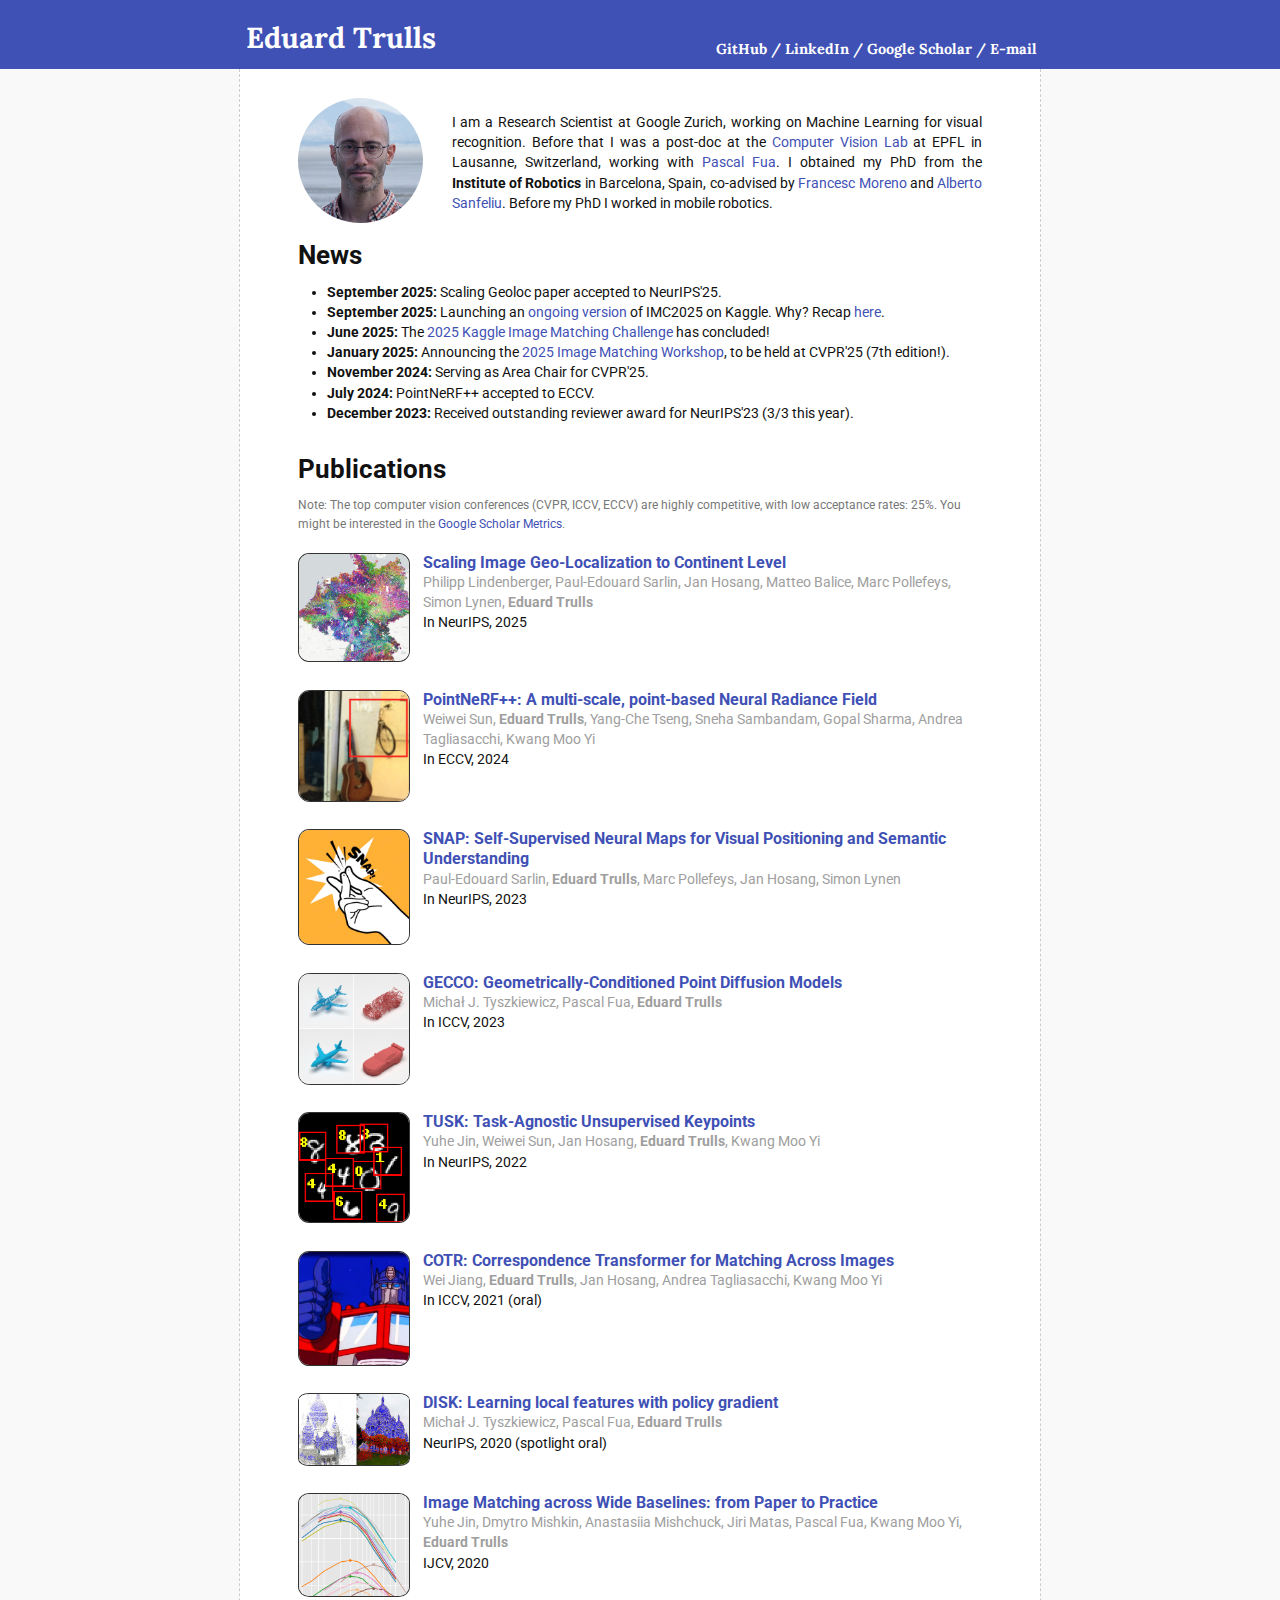
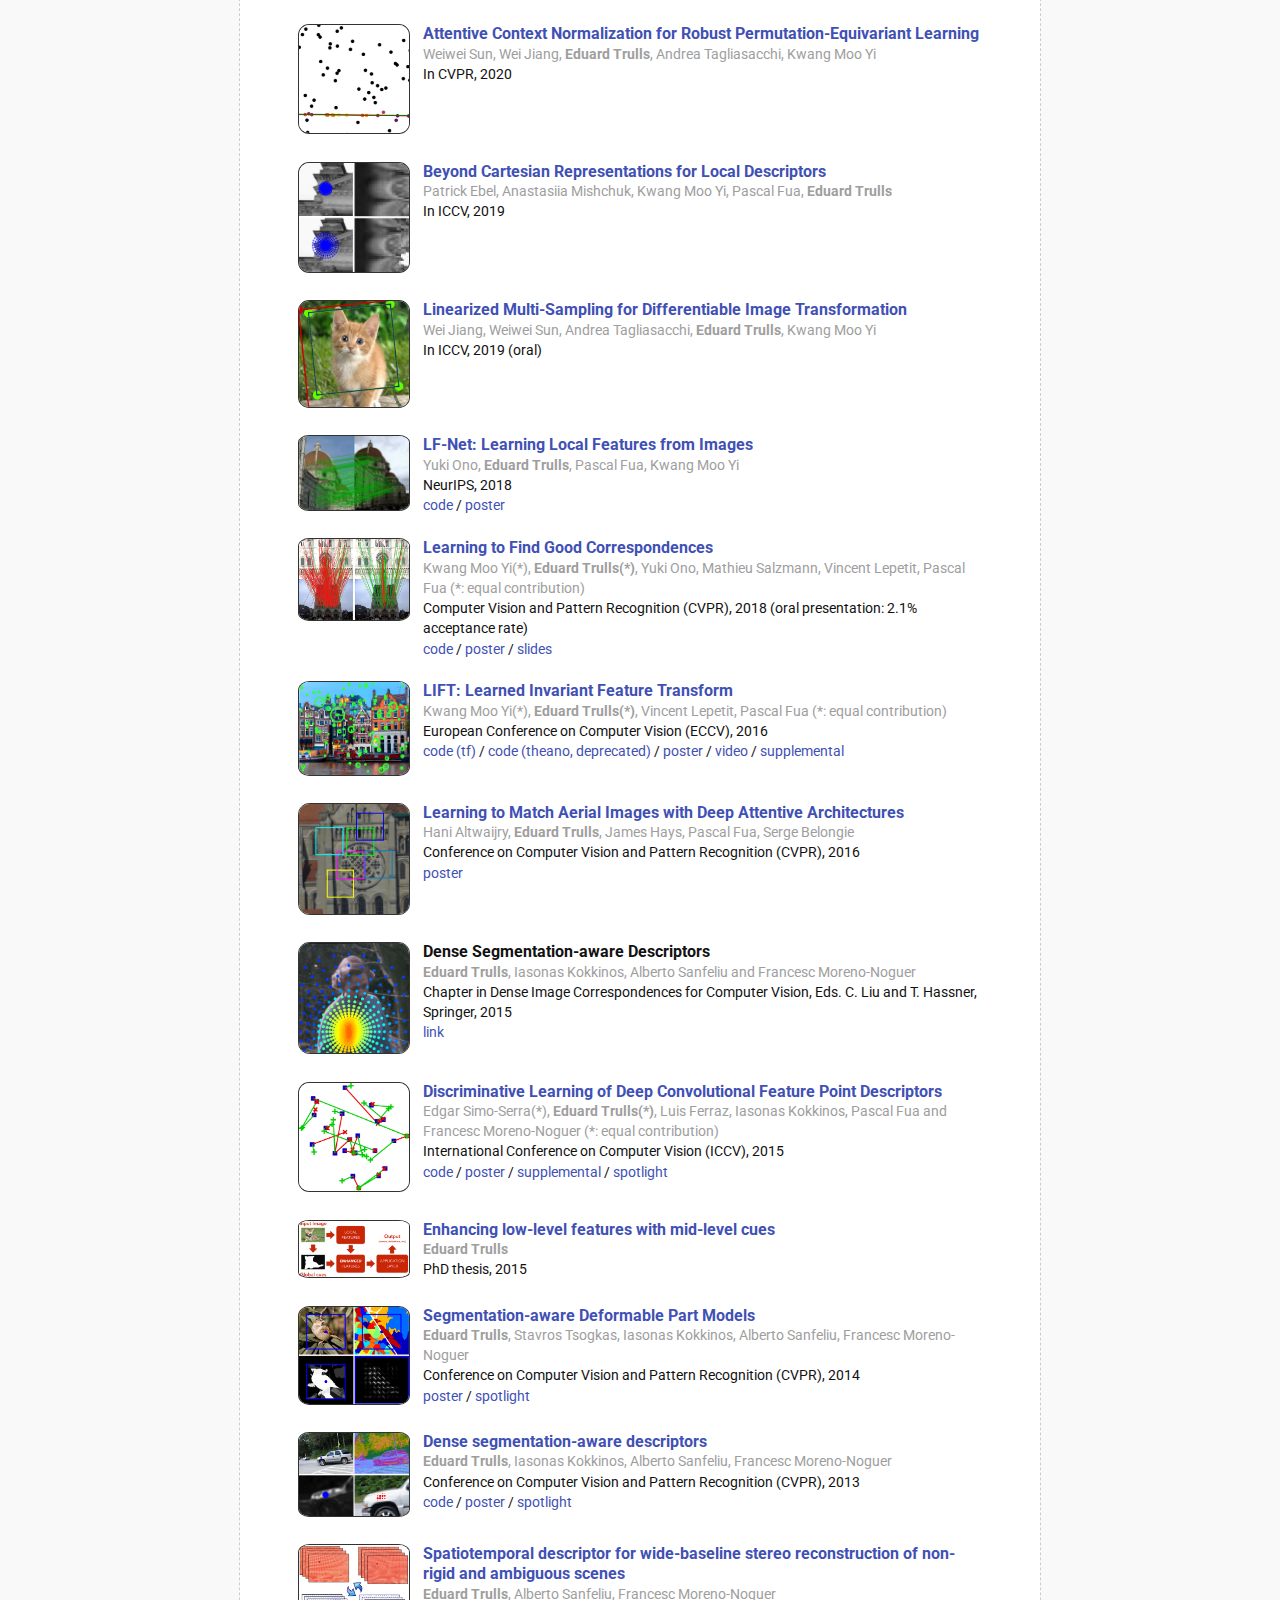
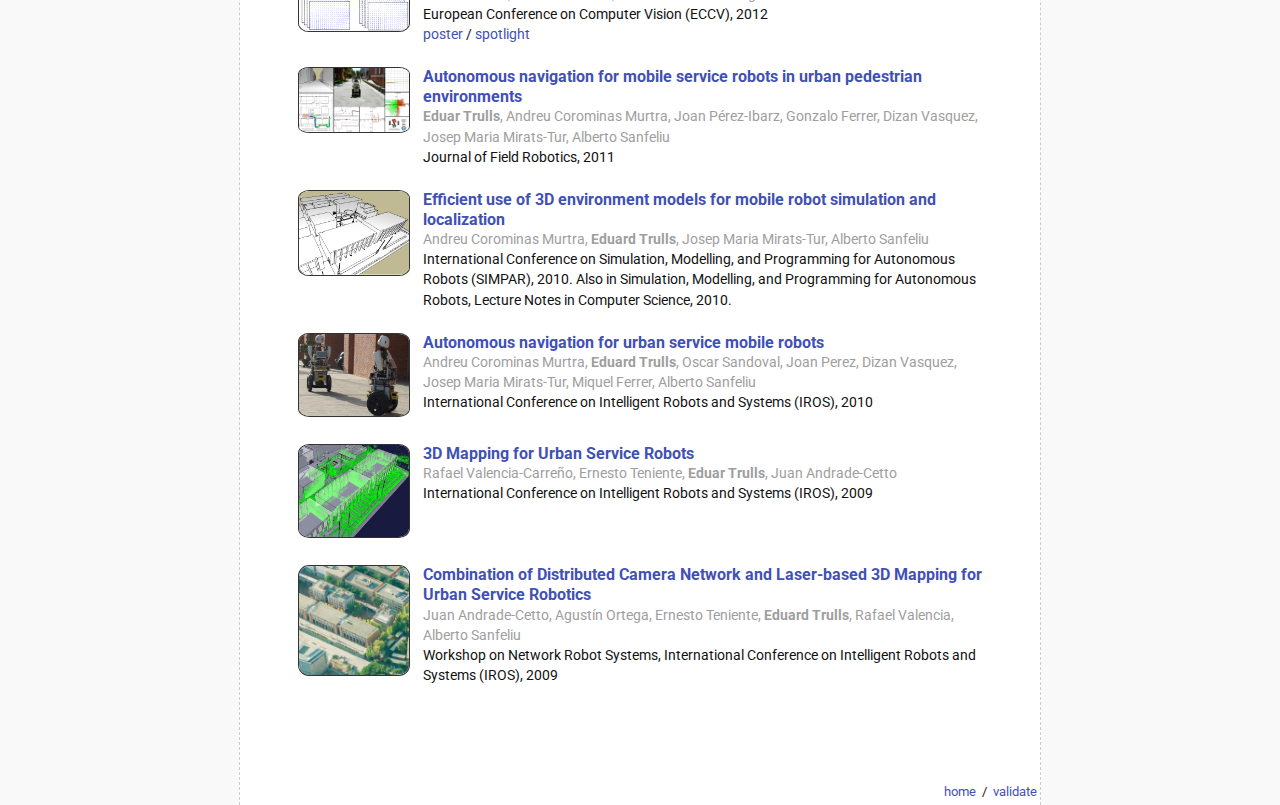
<file: index.html>
<!DOCTYPE html PUBLIC "-//W3C//DTD XHTML 1.0 Strict//EN" "http://www.w3.org/TR/xhtml1/DTD/xhtml1-strict.dtd">
<html xmlns="http://www.w3.org/1999/xhtml">

<head>
<!-- thingies -->
<title>Eduard Trulls - Google</title>
<meta http-equiv="content-language" content="en" />
<meta http-equiv="Content-Type" content="text/html; charset=UTF-8" />
<meta name="keywords" content="eduard trulls, google, epfl, cvlab, robotics, autonomous navigation, iri, Institut de Robòtica, computer vision, machine learning, stereo, appearance descriptors, sift, deep learning" />
<meta http-equiv="Pragma" content="no-cache" />
<!--<link rel="icon" type="image/png" href="http://www.iri.upc.edu/images/common/favicon.png" />-->
<!--<link rel="shortcut icon" href="http://www.iri.upc.edu/images/common/favicon.png" />-->

<!-- CSS -->
<link rel="stylesheet" type="text/css" href="css/style.css" />

<!-- analytics stuff -->
<script type="text/javascript">

var _gaq = _gaq || [];
_gaq.push(['_setAccount', 'UA-8343600-2']);
_gaq.push(['_trackPageview']);

(function() {
 var ga = document.createElement('script'); ga.type = 'text/javascript'; ga.async = true;
 ga.src = ('https:' == document.location.protocol ? 'https://ssl' : 'http://www') + '.google-analytics.com/ga.js';
 var s = document.getElementsByTagName('script')[0]; s.parentNode.insertBefore(ga, s);
 })();

</script>
</head>

<body style="margin-top: 0; padding-top: 0; ">
<div id="top_bar">
	<div id="inside_top_bar">
		<div style="display: flex; align-items: flex-end;">
			<div id="my_name">Eduard Trulls</div>
			<div id="my_links">
				<a name="code"></a><a href="https://github.com/etrulls">GitHub</a> /
				<a href="https://www.linkedin.com/in/eduard-trulls-84935865/">LinkedIn</a> /
				<a href="http://scholar.google.com/citations?user=OKZC1CYAAAAJ">Google Scholar</a> /
				<a href="mailto:eduard.trulls@gmail.com">E-mail</a>
			</div>
		</div>
	</div>
</div>
<div id="body">
	<div id="content">
		<div style="display: flex; align-items: center;">
			<div style="float: left; vertical-align: middle;">
				<img src="img/foto-slc-crop.png" alt="mug" title="hi~" style="background-color: white; border-radius: 50%; width: 125px; border: none;" />
			</div>
			<div style="float: left; padding-left: 2em; vertical-align: middle; width: 100%;">
				<p>I am a Research Scientist at Google Zurich, working on Machine Learning for visual recognition. 
				Before that I was a post-doc at the <a href="http://cvlab.epfl.ch/">Computer Vision Lab</a> at EPFL in Lausanne, Switzerland, working with <a href="http://people.epfl.ch/pascal.fua/bio?lang=en">Pascal Fua</a>. I obtained my PhD from the <b>Institute of Robotics</b> in Barcelona, Spain, co-advised by <a href="http://www.iri.upc.edu/people/fmoreno/">Francesc Moreno</a> and <a href="http://www.iri.upc.edu/people/sanfeliu/">Alberto Sanfeliu</a>. Before my PhD I worked in mobile robotics.</p>
			</div>
		</div>

		<div style="clear: both;"></div>

		<div style="width: 100%">
			<a name="news"></a><h1>News</h1>
			<div>
				<ul style="padding: 0 1em;">
					<li><b>September 2025:</b> Scaling Geoloc paper accepted to NeurIPS'25.</li>
					<li><b>September 2025:</b> Launching an <a href="https://www.kaggle.com/competitions/image-matching-challenge-2025-ongoing">ongoing version</a> of IMC2025 on Kaggle. Why? Recap <a href="https://www.kaggle.com/blog/a-recap-of-the-2025-image-matching-challenge">here</a>.</li>
					<li><b>June 2025:</b> The <a href="https://www.kaggle.com/competitions/image-matching-challenge-2025">2025 Kaggle Image Matching Challenge</a> has concluded!</li>
                                        <li><b>January 2025:</b> Announcing the <a href="https://image-matching-workshop.github.io">2025 Image Matching Workshop</a>, to be held at CVPR'25 (7th edition!).</li>
					<li><b>November 2024:</b> Serving as Area Chair for CVPR'25.</li>
					<li><b>July 2024:</b> PointNeRF++ accepted to ECCV.</li>
					<li><b>December 2023:</b> Received outstanding reviewer award for NeurIPS'23 (3/3 this year).</li>
					<!--<li><b>November 2023:</b> Published PointNeRF++ to arxiv.</li>-->
					<!--<li><b>October 2023:</b> Received outstanding reviewer award for ICCV'23.</li>-->
					<!--<li><b>July 2023:</b> Serving as Senior PC member for AAAI'24 and AC for 3DV'24.</li>-->
					<!--<li><b>July 2023:</b> GECCO accepted at ICCV'23.</li>-->
					<!--<li><b>June 2023:</b> Received outstanding reviewer award for CVPR'23.</li>-->
					<!--<li><b>June 2023:</b> Published SNAP to arxiv.</li>-->
          <!--<li><b>June 2023:</b> Held the 2023 Image Matching Workshop.</li>-->
          <!--<li><b>April 2023:</b> Launched the <a href="https://www.kaggle.com/competitions/image-matching-challenge-2023/overview">2023 Image Matching Challenge at Kaggle</a>.</li>-->
					<!--<li><b>March 2023:</b> Published GECCO to arxiv.</li>-->
          <!-- <li><b>June 2022:</b> Published TUSK paper on arXiv.</li>-->
					<!--<li><b>May 2021:</b> Announcing the <a href="https://www.cs.ubc.ca/research/image-matching-challenge/current/">2021 version</a> of the Image Matching Challenge. With two new datasets! Also the <a href="https://simlocmatch.com/">Synthetic Matching Challenge</a> by our colleagues at Facebook.</li>
					<li><b>March 2021:</b> New paper on correspondence estimation with transformers.</li>
					<li><b>September 2020:</b> Serving as Senior Program Committee member for <a href="https://aaai.org/Conferences/AAAI-21/">AAAI'21</a>.</li>
					<li><b>September 2020:</b> Benchmark paper accepted to IJCV, DISK accepted to NeurIPS'20 as a spotlight!</li>
          <li><b>June 2020:</b> Received outstanding reviewer award for CVPR'20.</li>
					<li><b>June 2020:</b> New arxiv paper on local feature learning with policy gradient.</li>
					<li><b>June 2020:</b> Co-hosted the second edition of the CVPR Image Matching <a href="https://image-matching-workshop.github.io/">workshop</a>/<a href="https://vision.uvic.ca/image-matching-challenge">challenge</a>. Livestream <a href="https://youtu.be/UQ4uJX7UDB8">here</a>.</li>
					<li><b>February 2020:</b> One paper accepted to CVPR'20, one paper uploaded to arxiv.</li>
					<li><b>February 2020:</b> Announcing the second edition of the <a href="https://vision.uvic.ca/image-matching-challenge/">Image Matching Challenge</a>, open-sourced <a href="https://github.com/vcg-uvic/image-matching-benchmark">benchmark</a>.</li>-->
				</ul>
			</div>

			<br />

			<a name="papers"></a><h1>Publications</h1>
			<div style="color: #777; font-size: 0.85em;">Note: The top computer vision conferences (CVPR, ICCV, ECCV) are highly competitive, with low acceptance rates: 25%. You might be interested in the <a href="http://scholar.google.com/citations?view_op=top_venues&amp;hl=en&amp;vq=eng_computervisionpatternrecognition">Google Scholar Metrics</a>.</div><br />

			<div class="paper-teaser"><img src="img/cover-lama.png" alt="[img]"/></div>
			<div class="paper-data">
				<div class="paper-title"><a href="https://arxiv.org/abs/2510.26795">Scaling Image Geo-Localization to Continent Level</a></div>
				<div class="paper-authors">Philipp Lindenberger, Paul-Edouard Sarlin, Jan Hosang, Matteo Balice, Marc Pollefeys, Simon Lynen, <b>Eduard Trulls</b></div>
				<div class="paper-venue">In NeurIPS, 2025</div>
			</div>
			<div class="clean"></div>

			<div class="paper-teaser"><img src="img/cover-pointnerf.png" alt="[img]"/></div>
			<div class="paper-data">
				<div class="paper-title"><a href="https://arxiv.org/abs/2312.02362">PointNeRF++: A multi-scale, point-based Neural Radiance Field</a></div>
				<div class="paper-authors">Weiwei Sun, <b>Eduard Trulls</b>, Yang-Che Tseng, Sneha Sambandam, Gopal Sharma, Andrea Tagliasacchi, Kwang Moo Yi</div>
				<div class="paper-venue">In ECCV, 2024</div>
			</div>
			<div class="clean"></div>

			<div class="paper-teaser"><img src="img/cover-snap.png" alt="[img]"/></div>
			<div class="paper-data">
				<div class="paper-title"><a href="https://arxiv.org/abs/2306.05407">SNAP: Self-Supervised Neural Maps for Visual Positioning and Semantic Understanding</a></div>
				<div class="paper-authors">Paul-Edouard Sarlin, <b>Eduard Trulls</b>, Marc Pollefeys, Jan Hosang, Simon Lynen</div>
				<div class="paper-venue">In NeurIPS, 2023</div>
			</div>
			<div class="clean"></div>

			<div class="paper-teaser"><img src="img/cover-gecco.png" alt="[img]"/></div>
			<div class="paper-data">
				<div class="paper-title"><a href="https://arxiv.org/abs/2303.05916">GECCO: Geometrically-Conditioned Point Diffusion Models</a></div>
				<div class="paper-authors">Michał J. Tyszkiewicz, Pascal Fua, <b>Eduard Trulls</b></div>
				<div class="paper-venue">In ICCV, 2023</div>
			</div>
			<div class="clean"></div>

			<div class="paper-teaser"><img src="img/cover-tusk.png" alt="[img]"/></div>
			<div class="paper-data">
				<div class="paper-title"><a href="https://arxiv.org/abs/2206.08460">TUSK: Task-Agnostic Unsupervised Keypoints</a></div>
				<div class="paper-authors">Yuhe Jin, Weiwei Sun, Jan Hosang, <b>Eduard Trulls</b>, Kwang Moo Yi</div>
				<div class="paper-venue">In NeurIPS, 2022</div>
			</div>
			<div class="clean"></div>

			<div class="paper-teaser"><img src="img/cover-cotr.png" alt="[img]"/></div>
			<div class="paper-data">
				<div class="paper-title"><a href="https://arxiv.org/abs/2103.14167">COTR: Correspondence Transformer for Matching Across Images</a></div>
				<div class="paper-authors">Wei Jiang, <b>Eduard Trulls</b>, Jan Hosang, Andrea Tagliasacchi, Kwang Moo Yi</div>
				<div class="paper-venue">In ICCV, 2021 (oral)</div>
			</div>
			<div class="clean"></div>

			<div class="paper-teaser"><img src="img/cover-disk.png" alt="[img]"/></div>
			<div class="paper-data">
				<div class="paper-title"><a href="https://arxiv.org/abs/2006.13566">DISK: Learning local features with policy gradient</a></div>
				<div class="paper-authors">Michał J. Tyszkiewicz, Pascal Fua, <b>Eduard Trulls</b></div>
				<div class="paper-venue">NeurIPS, 2020 (spotlight oral)</div>
			</div>
			<div class="clean"></div>

			<div class="paper-teaser"><img src="img/cover-benchmark.png" alt="[img]"/></div>
			<div class="paper-data">
				<div class="paper-title"><a href="https://arxiv.org/abs/2003.01587">Image Matching across Wide Baselines: from Paper to Practice</a></div>
				<div class="paper-authors">Yuhe Jin, Dmytro Mishkin, Anastasiia Mishchuck, Jiri Matas, Pascal Fua, Kwang Moo Yi, <b>Eduard Trulls</b></div>
				<div class="paper-venue">IJCV, 2020</div>
			</div>
			<div class="clean"></div>

			<div class="paper-teaser"><img src="img/cover-acne.png" alt="[img]"/></div>
			<div class="paper-data">
				<div class="paper-title"><a href="https://arxiv.org/abs/1907.02545">Attentive Context Normalization for Robust Permutation-Equivariant Learning</a></div>
				<div class="paper-authors">Weiwei Sun, Wei Jiang, <b>Eduard Trulls</b>, Andrea Tagliasacchi, Kwang Moo Yi</div>
				<div class="paper-venue">In CVPR, 2020</div>
			</div>
			<div class="clean"></div>

			<div class="paper-teaser"><img src="img/cover-iccv19-logpol.png" alt="[img]" /></div>
			<div class="paper-data">
				<div class="paper-title"><a href="pdf/iccv-2019-logpol.pdf">Beyond Cartesian Representations for Local Descriptors</a></div>
				<div class="paper-authors">Patrick Ebel, Anastasiia Mishchuk, Kwang Moo Yi, Pascal Fua, <b>Eduard Trulls</b></div>
				<div class="paper-venue">In ICCV, 2019</div>
			</div>
			<div class="clean"></div>

			<div class="paper-teaser"><img src="img/cover-lin.png" alt="[img]" /></div>
			<div class="paper-data">
				<div class="paper-title"><a href="pdf/iccv-2019-linearized.pdf">Linearized Multi-Sampling for Differentiable Image Transformation</a></div>
				<div class="paper-authors">Wei Jiang, Weiwei Sun, Andrea Tagliasacchi, <b>Eduard Trulls</b>, Kwang Moo Yi</div>
				<div class="paper-venue">In ICCV, 2019 (oral)</div>
			</div>
			<div class="clean"></div>

			<div class="paper-teaser"><img src="img/cover-yuki.png" alt="[img]" /></div>
			<div class="paper-data">
				<div class="paper-title"><a href="https://papers.nips.cc/paper/7861-lf-net-learning-local-features-from-images.pdf">LF-Net: Learning Local Features from Images</a></div>
				<div class="paper-authors">Yuki Ono, <b>Eduard Trulls</b>, Pascal Fua, Kwang Moo Yi</div>
				<div class="paper-venue">NeurIPS, 2018</div>
				<div class="paper-links">
					<a href="https://github.com/vcg-uvic/lf-net-release">code</a> /
					<a href="posters/lfnet-poster-rev3.pdf">poster</a>
				</div>
			</div>
			<div class="clean"></div>

			<div class="paper-teaser"><img src="img/cover-corr.png" alt="[img]" /></div>
			<div class="paper-data">
				<div class="paper-title"><a href="https://arxiv.org/abs/1711.05971">Learning to Find Good Correspondences</a></div>
				<div class="paper-authors">Kwang Moo Yi(*), <b>Eduard Trulls(*)</b>, Yuki Ono, Mathieu Salzmann, Vincent Lepetit, Pascal Fua (*: equal contribution)</div>
				<div class="paper-venue">Computer Vision and Pattern Recognition (CVPR), 2018 (oral presentation: 2.1% acceptance rate)</div>
				<div class="paper-links">
					<a href="https://github.com/vcg-uvic/learned-correspondence-release">code</a> /
					<a href="posters/cvpr18.pdf">poster</a> /
					<a href="slides/cvpr18_slides.pdf">slides</a>
				</div>
			</div>
			<div class="clean"></div>

			<div class="paper-teaser"><img src="img/cover-eccv16.png" alt="[img]" /></div>
			<div class="paper-data">
				<div class="paper-title"><a href="pdf/eccv16-lift.pdf">LIFT: Learned Invariant Feature Transform</a></div>
				<div class="paper-authors">Kwang Moo Yi(*), <b>Eduard Trulls(*)</b>, Vincent Lepetit, Pascal Fua (*: equal contribution)</div>
				<div class="paper-venue">European Conference on Computer Vision (ECCV), 2016</div>
				<div class="paper-links">
					<a href="https://github.com/cvlab-epfl/tf-lift">code (tf)</a> /
					<a href="https://github.com/cvlab-epfl/LIFT">code (theano, deprecated)</a> /
					<a href="posters/eccv16.pdf">poster</a> /
					<a href="sites/eccv16/index.html">video</a> /
					<a href="sites/eccv16/lift_supplementary.pdf">supplemental</a>
				</div>
			</div>
			<div class="clean"></div>

			<div class="paper-teaser"><img src="img/cover-cvpr16.png" alt="[img]" /></div>
			<div class="paper-data">
				<div class="paper-title"><a href="pdf/cvpr-2016-aerial.pdf">Learning to Match Aerial Images with Deep Attentive Architectures</a></div>
				<div class="paper-authors">Hani Altwaijry, <b>Eduard Trulls</b>, James Hays, Pascal Fua, Serge Belongie</div>
				<div class="paper-venue">Conference on Computer Vision and Pattern Recognition (CVPR), 2016</div>
				<div class="paper-links">
					<a href="posters/cvpr16.pdf">poster</a>
				</div>
			</div>
			<div class="clean"></div>

			<div class="paper-teaser"><img src="img/cover-book.png" alt="[img]" /></div>
			<div class="paper-data">
				<div class="paper-title">Dense Segmentation-aware Descriptors</div>
				<div class="paper-authors"><b>Eduard Trulls</b>, Iasonas Kokkinos, Alberto Sanfeliu and Francesc Moreno-Noguer</div>
				<div class="paper-venue">Chapter in Dense Image Correspondences for Computer Vision, Eds. C. Liu and T. Hassner, Springer, 2015</div>
				<div class="paper-links">
					<a href="https://www.springer.com/gp/book/9783319230474">link</a>
				</div>
			</div>
			<div class="clean"></div>

			<div class="paper-teaser"><img src="img/cover-mining.png" alt="[img]" /></div>
			<div class="paper-data">
				<div class="paper-title"><a href="pdf/iccv-2015-deepdesc.pdf">Discriminative Learning of Deep Convolutional Feature Point Descriptors</a></div>
				<div class="paper-authors">Edgar Simo-Serra(*), <b>Eduard Trulls(*)</b>, Luis Ferraz, Iasonas Kokkinos, Pascal Fua and Francesc Moreno-Noguer (*: equal contribution)</div>
				<div class="paper-venue">International Conference on Computer Vision (ICCV), 2015</div>
				<div class="paper-links">
					<a href="https://github.com/etrulls/deepdesc-release">code</a> /
					<a href="posters/iccv15.pdf">poster</a> /
					<a href="pdf/iccv-2015-deepdesc-supp.pdf">supplemental</a> /
					<a href="spotlights/spotlight-iccv-2015.mp4">spotlight</a>
				</div>
			</div>
			<div class="clean"></div>

			<div class="paper-teaser"><img src="img/cover-tesi-2-small.png" alt="[img]" /></div>
			<div class="paper-data">
				<div class="paper-title"><a href="pdf/thesis-color-small.pdf">Enhancing low-level features with mid-level cues</a></div>
				<div class="paper-authors"><b>Eduard Trulls</b></div>
				<div class="paper-venue">PhD thesis, 2015</div>
			</div>
			<div class="clean"></div>

			<div class="paper-teaser"><img src="img/cover-cvpr14b.png" alt="[img]" /></div>
			<div class="paper-data">
				<div class="paper-title"><a href="pdf/trulls-cvpr-2014.pdf">Segmentation-aware Deformable Part Models</a></div>
				<div class="paper-authors"><b>Eduard Trulls</b>, Stavros Tsogkas, Iasonas Kokkinos, Alberto Sanfeliu, Francesc Moreno-Noguer</div>
				<div class="paper-venue">Conference on Computer Vision and Pattern Recognition (CVPR), 2014</div>
				<div class="paper-links">
					<a href="posters/cvpr14.pdf">poster</a> /
					<a href="https://vimeo.com/109568297">spotlight </a>
				</div>
			</div>
			<div class="clean"></div>

			<div class="paper-teaser"><img src="img/cover-cvpr13.png" alt="[img]" /></div>
			<div class="paper-data">
				<div class="paper-title"><a href="pdf/trulls-cvpr-2013.pdf">Dense segmentation-aware descriptors</a></div>
				<div class="paper-authors"><b>Eduard Trulls</b>, Iasonas Kokkinos, Alberto Sanfeliu, Francesc Moreno-Noguer</div>
				<div class="paper-venue">Conference on Computer Vision and Pattern Recognition (CVPR), 2013</div>
				<div class="paper-links">
					<a href="https://github.com/etrulls/softseg-descriptors-release">code</a> /
					<a href="posters/cvpr13.pdf">poster</a> /
					<a href="spotlights/cvpr13-spotlight.pdf">spotlight</a>
					<!--<a href="sites/cvpr13/index.html">project page</a>-->
				</div>
			</div>
			<div class="clean"></div>

			<div class="paper-teaser"><img src="img/cover-eccv12.png" alt="[img]" /></div>
			<div class="paper-data">
				<div class="paper-title"><a href="pdf/trulls-eccv-2012.pdf">Spatiotemporal descriptor for wide-baseline stereo reconstruction of non-rigid and ambiguous scenes</a></div>
				<div class="paper-authors"><b>Eduard Trulls</b>, Alberto Sanfeliu, Francesc Moreno-Noguer</div>
				<div class="paper-venue">European Conference on Computer Vision (ECCV), 2012</div>
				<div class="paper-links">
					<a href="posters/eccv12.pdf">poster</a> /
					<a href="https://vimeo.com/109568298">spotlight</a>
					<!--<a href="sites/eccv12/index.html">project page</a>-->
				</div>
			</div>
			<div class="clean"></div>

			<div class="paper-teaser"><img src="img/cover-jfr11.png" alt="[img]" /></div>
			<div class="paper-data">
				<div class="paper-title"><a href="pdf/trulls-jfr-2011.pdf">Autonomous navigation for mobile service robots in urban pedestrian environments</a></div>
				<div class="paper-authors"><b>Eduar Trulls</b>, Andreu Corominas Murtra, Joan Pérez-Ibarz, Gonzalo Ferrer, Dizan Vasquez, Josep Maria Mirats-Tur, Alberto Sanfeliu</div>
				<div class="paper-venue">Journal of Field Robotics, 2011</div>
				<!--<a href="sites/jfr11/index.html">project page</a>-->
			</div>
			<div class="clean"></div>

			<div class="paper-teaser"><img src="img/cover-simpar.png" alt="[img]" /></div>
			<div class="paper-data">
				<div class="paper-title"><a href="pdf/corominas-simpar-2010.pdf">Efficient use of 3D environment models for mobile robot simulation and localization</a></div>
				<div class="paper-authors">Andreu Corominas Murtra, <b>Eduard Trulls</b>, Josep Maria Mirats-Tur, Alberto Sanfeliu</div>
				<div class="paper-venue">International Conference on Simulation, Modelling, and Programming for Autonomous Robots (SIMPAR), 2010. Also in Simulation, Modelling, and Programming for Autonomous Robots, Lecture Notes in Computer Science, 2010.</div>
			</div>
			<div class="clean"></div>

			<div class="paper-teaser"><img src="img/cover-iros10.png" alt="[img]" /></div>
			<div class="paper-data">
				<div class="paper-title"><a href="pdf/corominas-iros-2010.pdf">Autonomous navigation for urban service mobile robots</a></div>
				<div class="paper-authors">Andreu Corominas Murtra, <b>Eduard Trulls</b>, Oscar Sandoval, Joan Perez, Dizan Vasquez, Josep Maria Mirats-Tur, Miquel Ferrer, Alberto Sanfeliu</div>
				<div class="paper-venue">International Conference on Intelligent Robots and Systems (IROS), 2010</div>
			</div>
			<div class="clean"></div>

			<div class="paper-teaser"><img src="img/cover-iros09.png" alt="[img]" /></div>
			<div class="paper-data">
				<div class="paper-title"><a href="pdf/valencia-iros-2009.pdf">3D Mapping for Urban Service Robots</a></div>
				<div class="paper-authors">Rafael Valencia-Carreño, Ernesto Teniente, <b>Eduar Trulls</b>, Juan Andrade-Cetto</div>
				<div class="paper-venue">International Conference on Intelligent Robots and Systems (IROS), 2009</div>
			</div>
			<div class="clean"></div>

			<div class="paper-teaser"><img src="img/cover-workshop-iros09.png" alt="[img]" /></div>
			<div class="paper-data">
				<div class="paper-title"><a href="pdf/cetto-iros-2009-workshop.pdf">Combination of Distributed Camera Network and Laser-based 3D Mapping for Urban Service Robotics</a></div>
				<div class="paper-authors">Juan Andrade-Cetto, Agustín Ortega, Ernesto Teniente, <b>Eduard Trulls</b>, Rafael Valencia, Alberto Sanfeliu</div>
				<div class="paper-venue">Workshop on Network Robot Systems, International Conference on Intelligent Robots and Systems (IROS), 2009</div>
			</div>
			<div class="clean"></div>
		</div>
	</div>

	<div id="footer_spacer"></div>

	<div id="footer">
		<div id="footer_contents">
			<div id="footer_left">&nbsp;</div>
			<div id="footer_right">
				<!--last updated: june 2020 &nbsp;/&nbsp;-->
				<a href=".">home</a> &nbsp;/&nbsp;
				<a href="http://validator.w3.org/check?uri=etrulls.github.io">validate</a>
			</div>
			<div class="clean"></div>
		</div>
	</div>
</div>
</body>
</html>
</file>
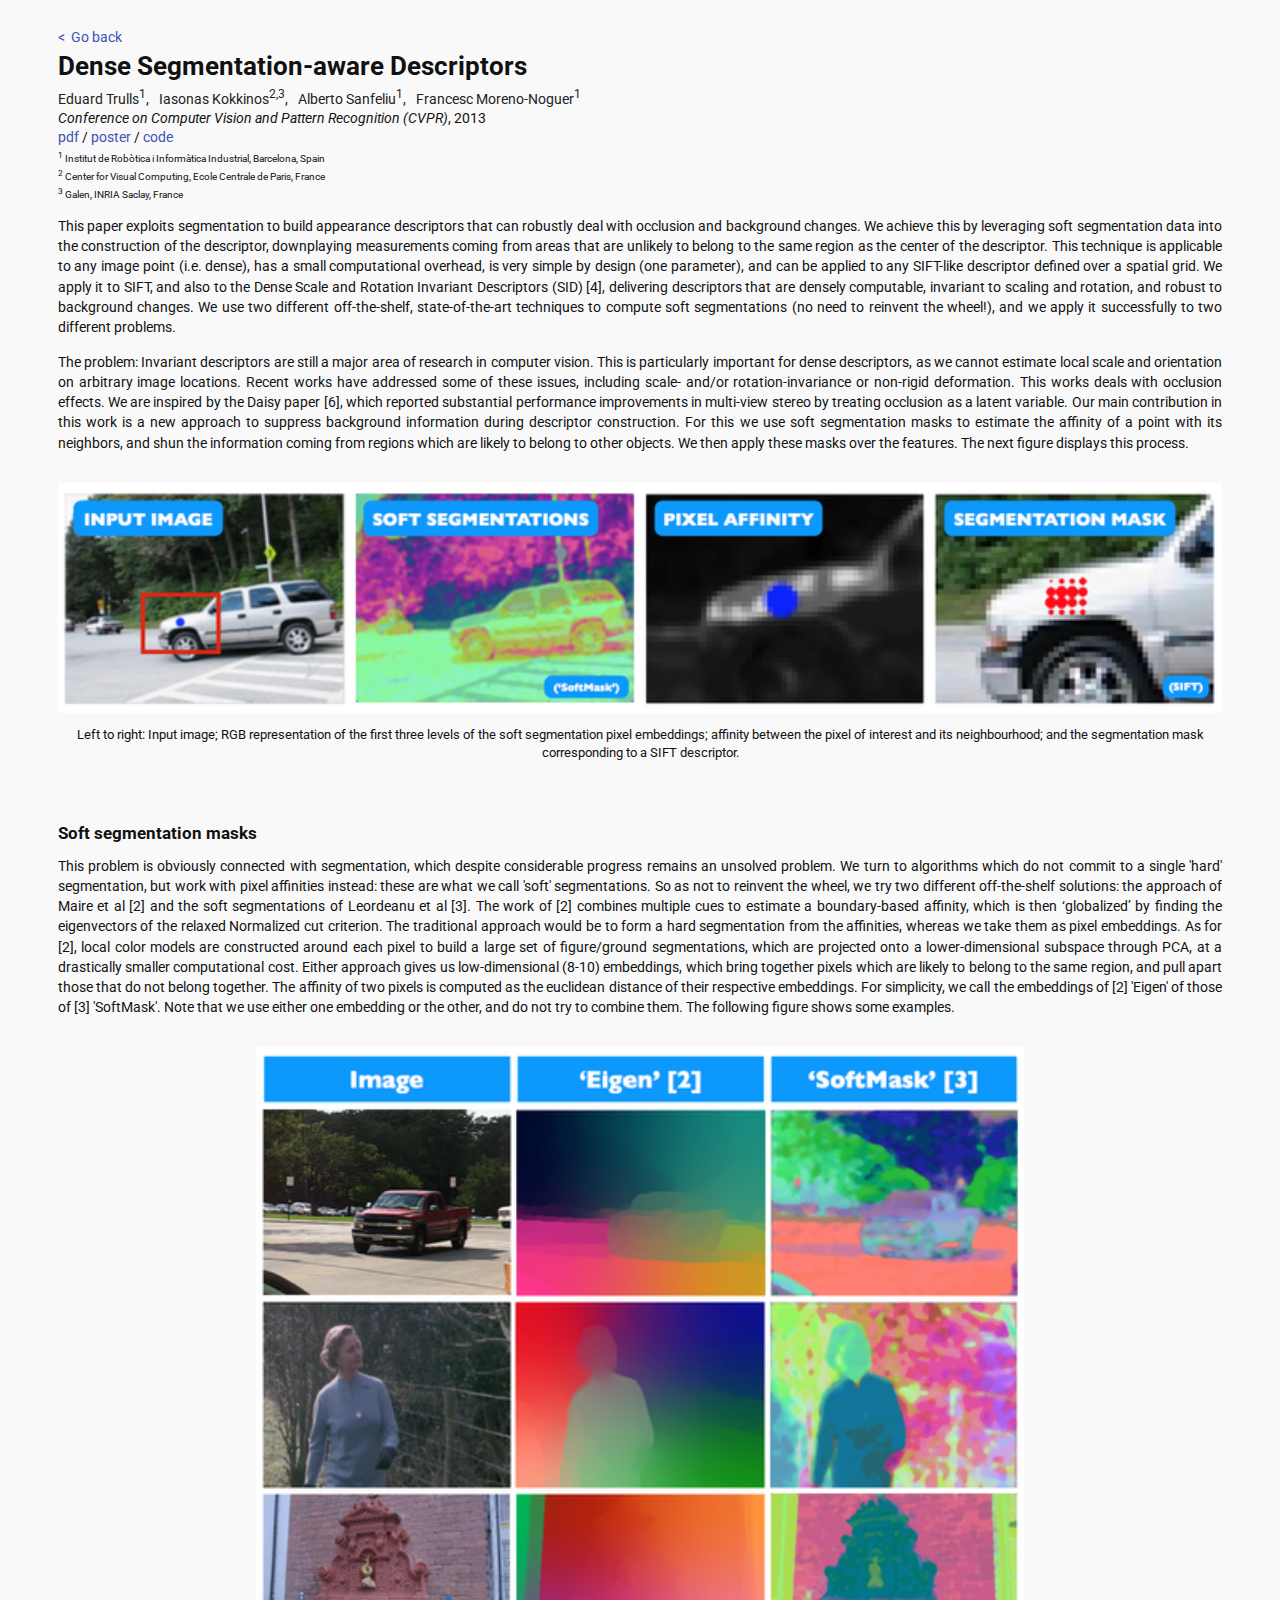
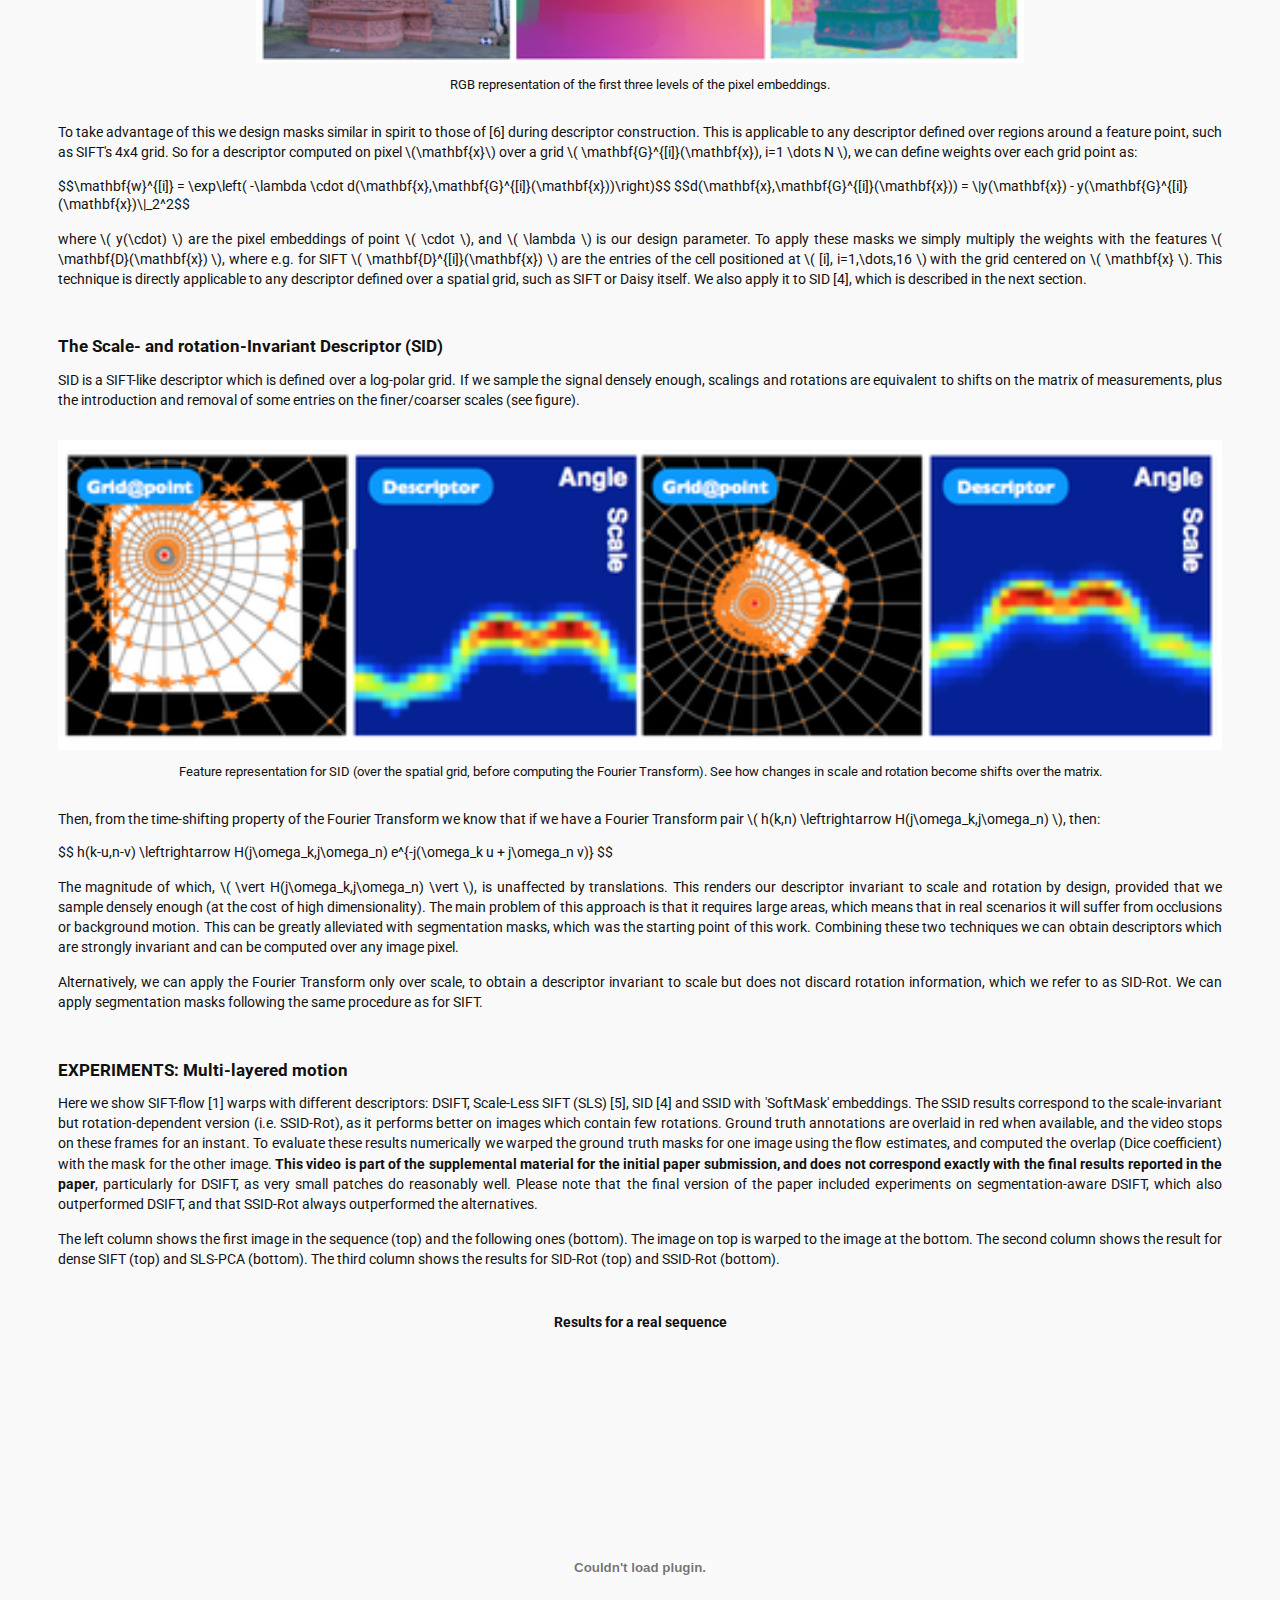
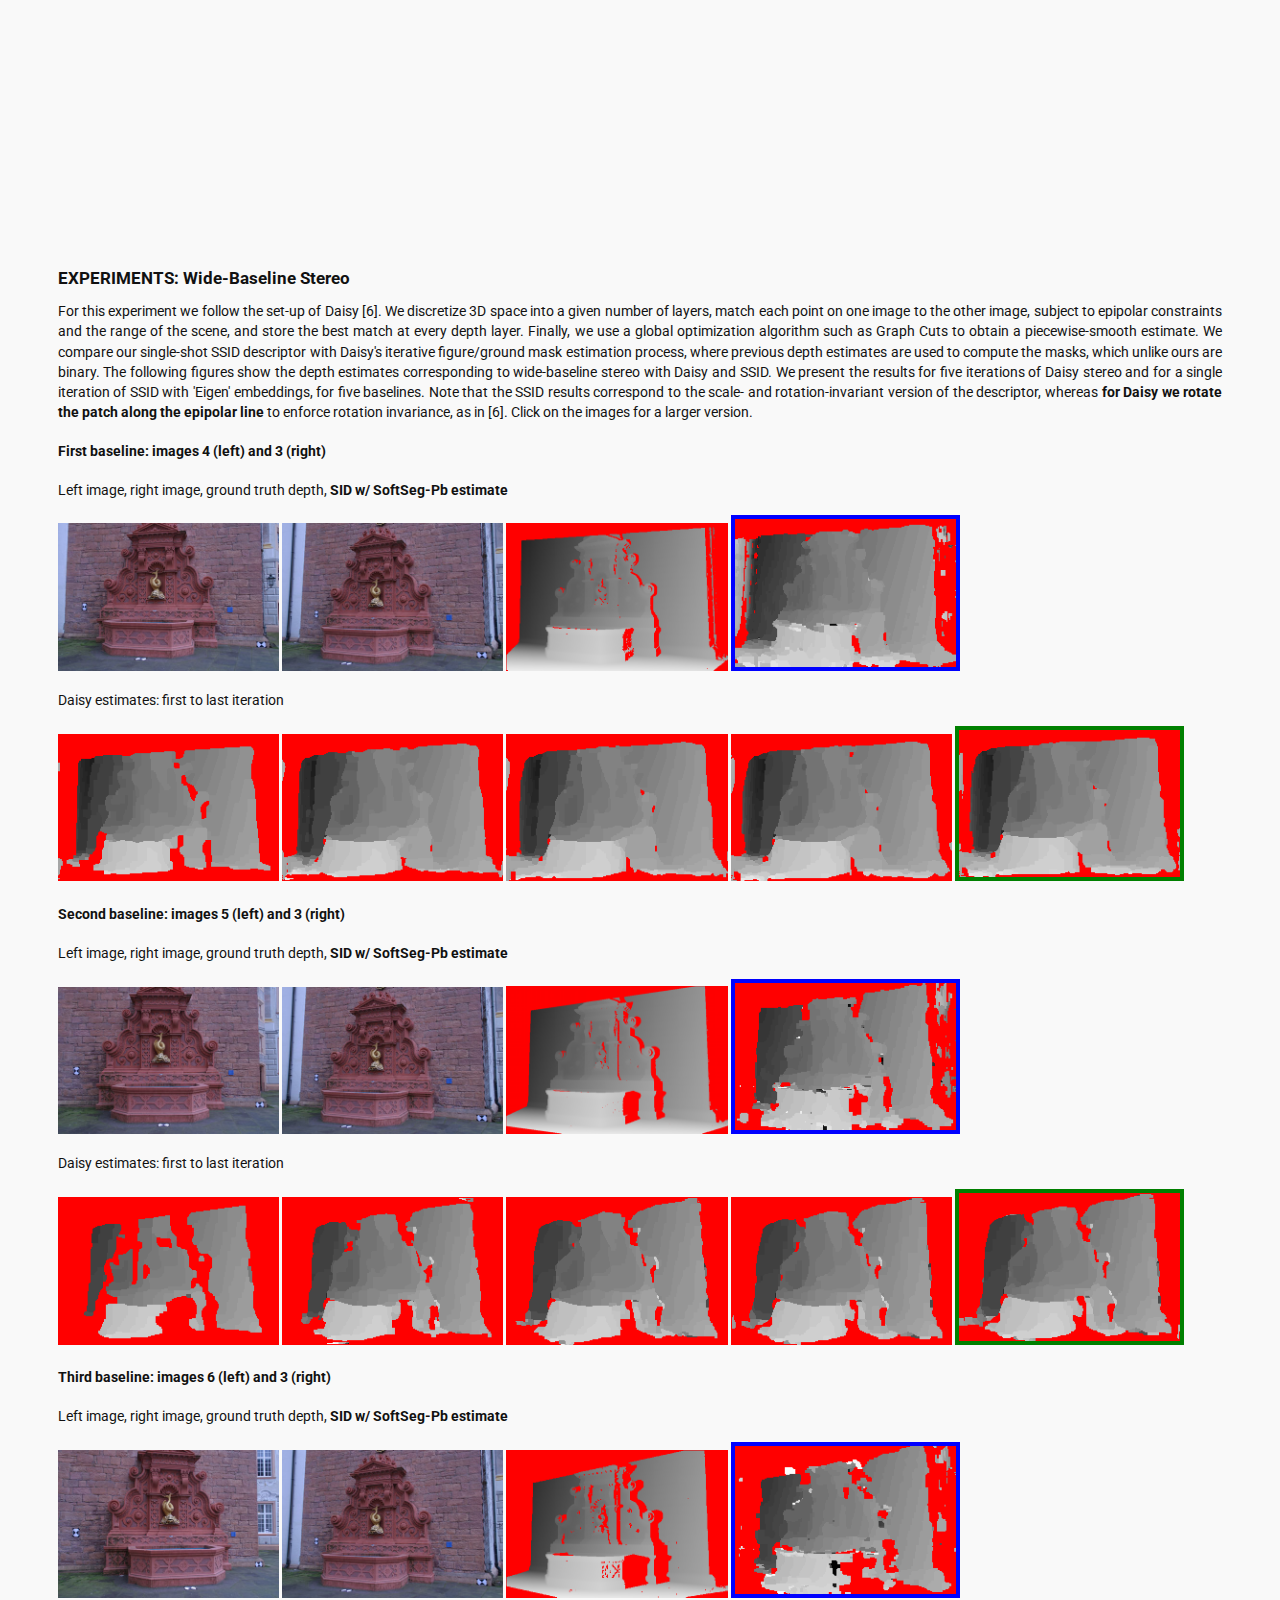
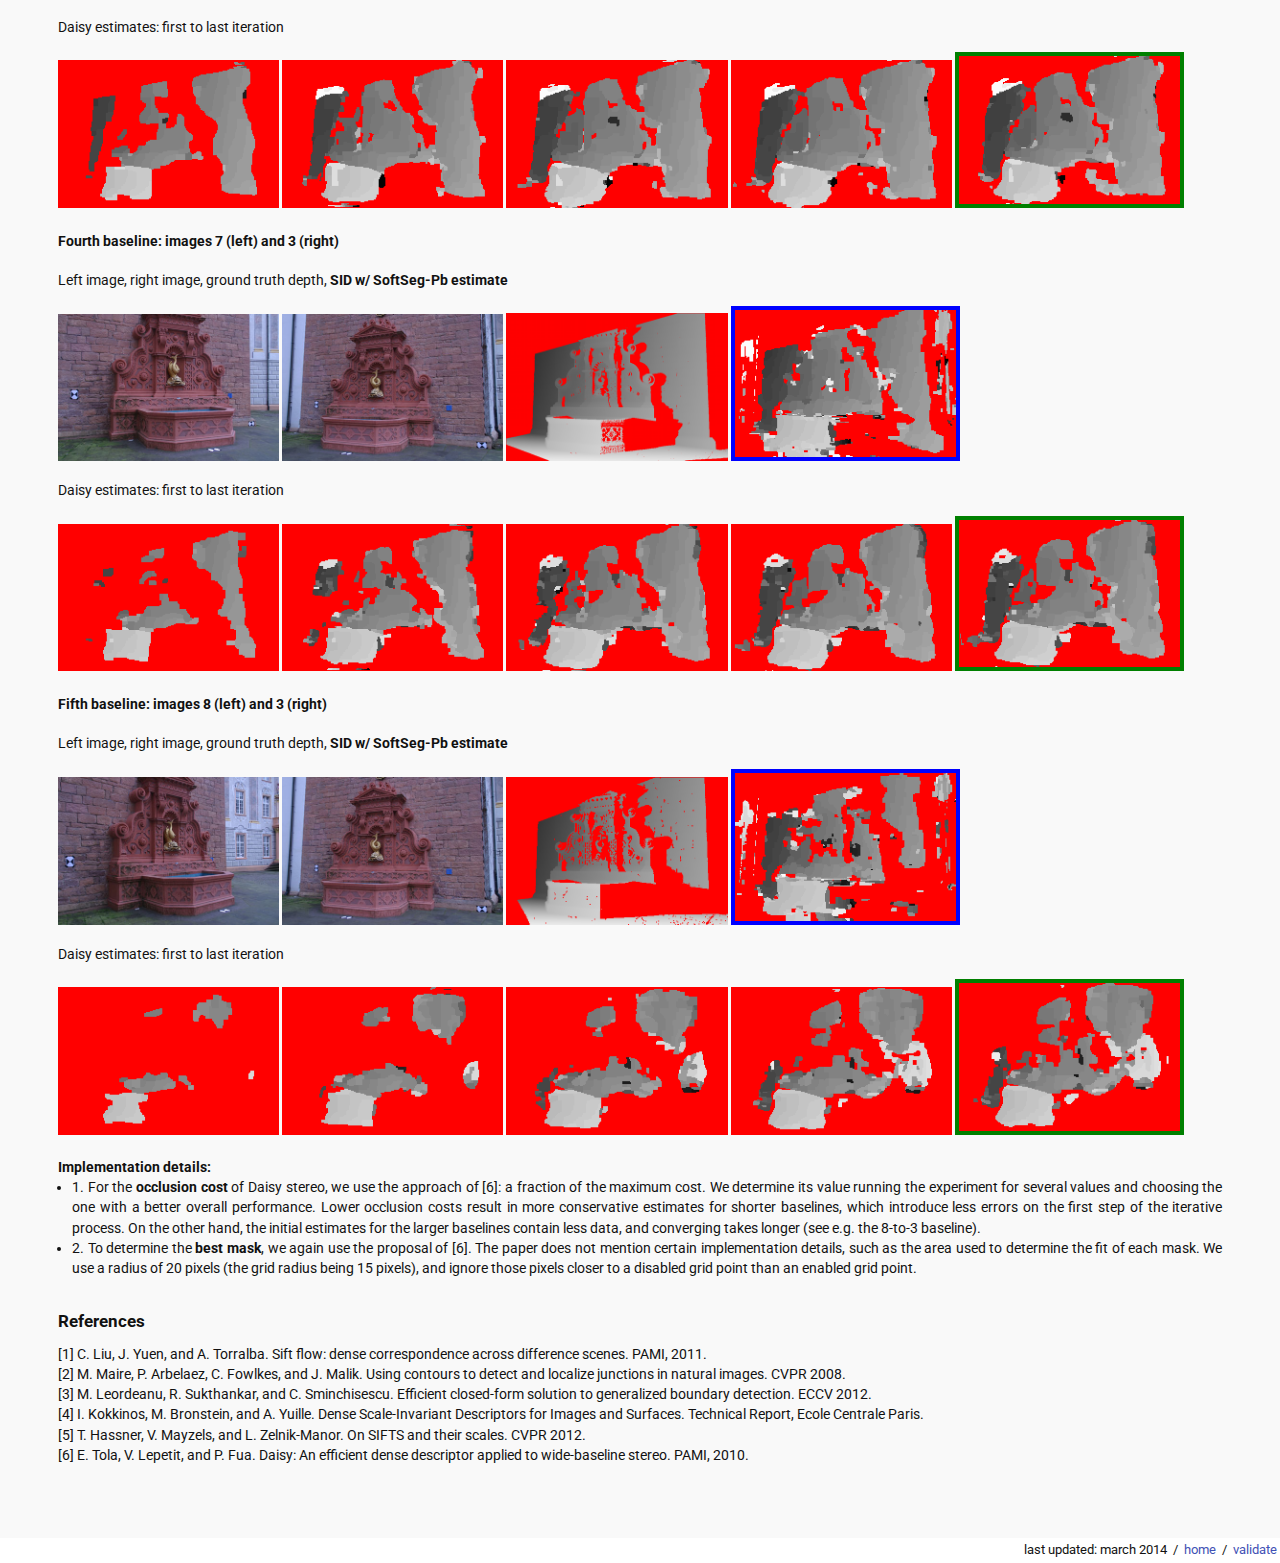
<file: sites/cvpr13/index.html>
<!DOCTYPE html PUBLIC "-//W3C//DTD XHTML 1.0 Strict//EN" "http://www.w3.org/TR/xhtml1/DTD/xhtml1-strict.dtd">
<html xmlns="http://www.w3.org/1999/xhtml">

<head>
<title>Dense segmentation-aware descriptors</title>
<meta http-equiv="content-language" content="en" />
<meta http-equiv="Content-Type" content="text/html; charset=UTF-8" />
<meta name="keywords" content="eduard trulls, robotics, autonomous navigation, iri, Institut de Robòtica, computer vision, machine learning, stereo, appearance descriptors, sift" />
<meta http-equiv="Pragma" content="no-cache" />
<link rel="icon" type="image/png" href="http://www.iri.upc.edu/images/common/favicon.png" />
<link rel="shortcut icon" href="http://www.iri.upc.edu/images/common/favicon.png" />

<!-- CSS -->
<link rel="stylesheet" type="text/css" href="../../css/style.css" />

<!--<link href='http://fonts.googleapis.com/css?family=Gentium+Book+Basic' rel='stylesheet' type='text/css' />
<link href='http://fonts.googleapis.com/css?family=Merriweather' rel='stylesheet' type='text/css' />
<link href='http://fonts.googleapis.com/css?family=PT+Sans' rel='stylesheet' type='text/css' />
<link href='http://fonts.googleapis.com/css?family=Droid+Sans' rel='stylesheet' type='text/css' />-->
<link href='http://fonts.googleapis.com/css?family=Lato' rel='stylesheet' type='text/css' />

<!-- analytics stuff -->
<script type="text/javascript">

var _gaq = _gaq || [];
_gaq.push(['_setAccount', 'UA-8343600-2']);
_gaq.push(['_trackPageview']);

(function() {
 var ga = document.createElement('script'); ga.type = 'text/javascript'; ga.async = true;
 ga.src = ('https:' == document.location.protocol ? 'https://ssl' : 'http://www') + '.google-analytics.com/ga.js';
 var s = document.getElementsByTagName('script')[0]; s.parentNode.insertBefore(ga, s);
 })();

</script>

<!-- mathjax -->
<script type="text/javascript"
  src="http://cdn.mathjax.org/mathjax/latest/MathJax.js?config=TeX-AMS-MML_HTMLorMML">
</script>
</head>

<body>

<div id="content">
	<!-- NAVIGATION LINKS -->
	<div class="navigation-back"><a href="../../index.html">&lt;&nbsp; Go back</a></div>

	<!-- TITLE AND AUTHORS -->
	<div id="article_title">Dense Segmentation-aware Descriptors</div>

	<div id="author_list">
		<ul>
			<li>Eduard Trulls<sup>1</sup>,</li>
			<li>Iasonas Kokkinos<sup>2,3</sup>,</li>
			<li>Alberto Sanfeliu<sup>1</sup>,</li>
			<li>Francesc Moreno-Noguer<sup>1</sup></li>
		</ul>
	</div>

	<i>Conference on Computer Vision and Pattern Recognition (CVPR)</i>, 2013<br />

	<a href="../../pdf/trulls-cvpr-2013.pdf">pdf</a> / 
	<a href="../../posters/cvpr13.pdf">poster</a> /
	<a href="https://github.com/etrulls/softseg-descriptors-release">code</a>

	<div id="institutions_list">
		<ul>
			<li><sup>1</sup> Institut de Robòtica i Informàtica Industrial, Barcelona, Spain</li>
			<li><sup>2</sup> Center for Visual Computing, Ecole Centrale de Paris, France</li>
			<li><sup>3</sup> Galen, INRIA Saclay, France</li>
		</ul>
	</div>

	<p>This paper exploits segmentation to build appearance descriptors that can robustly deal with occlusion and background changes. We achieve this by leveraging soft segmentation data into the construction of the descriptor, downplaying measurements coming from areas that are unlikely to belong to the same region as the center of the descriptor. This technique is applicable to any image point (i.e. dense), has a small computational overhead, is very simple by design (one parameter), and can be applied to any SIFT-like descriptor defined over a spatial grid. We apply it to SIFT, and also to the Dense Scale and Rotation Invariant Descriptors (SID) [4], delivering descriptors that are densely computable, invariant to scaling and rotation, and robust to background changes. We use two different off-the-shelf, state-of-the-art techniques to compute soft segmentations (no need to reinvent the wheel!), and we apply it successfully to two different problems.</p>

	<p>The problem: Invariant descriptors are still a major area of research in computer vision. This is particularly important for dense descriptors, as we cannot estimate local scale and orientation on arbitrary image locations. Recent works have addressed some of these issues, including scale- and/or rotation-invariance or non-rigid deformation. This works deals with occlusion effects. We are inspired by the Daisy paper [6], which reported substantial performance improvements in multi-view stereo by treating occlusion as a latent variable. Our main contribution in this work is a new approach to suppress background information during descriptor construction. For this we use soft segmentation masks to estimate the affinity of a point with its neighbors, and shun the information coming from regions which are likely to belong to other objects. We then apply these masks over the features. The next figure displays this process.</p>

	<div class="image">
		<img src="img/overview_s.png" alt="Overview" style="background-color: white; border:none; width:100%;" />
		<p>Left to right: Input image; RGB representation of the first three levels of the soft segmentation pixel embeddings; affinity between the pixel of interest and its neighbourhood; and the segmentation mask corresponding to a SIFT descriptor.</p>
	</div>

	<br />
	<h2>Soft segmentation masks</h2>

	<p>This problem is obviously connected with segmentation, which despite considerable progress remains an unsolved problem. We turn to algorithms which do not commit to a single 'hard' segmentation, but work with pixel affinities instead: these are what we call 'soft' segmentations. So as not to reinvent the wheel, we try two different off-the-shelf solutions: the approach of Maire et al [2] and the soft segmentations of Leordeanu et al [3]. The work of [2] combines multiple cues to estimate a boundary-based affinity, which is then ‘globalized’ by finding the eigenvectors of the relaxed Normalized cut criterion. The traditional approach would be to form a hard segmentation from the affinities, whereas we take them as pixel embeddings. As for [2], local color models are constructed around each pixel to build a large set of figure/ground segmentations, which are projected onto a lower-dimensional subspace through PCA, at a drastically smaller computational cost. Either approach gives us low-dimensional (8-10) embeddings, which bring together pixels which are likely to belong to the same region, and pull apart those that do not belong together. The affinity of two pixels is computed as the euclidean distance of their respective embeddings. For simplicity, we call the embeddings of [2] 'Eigen' of those of [3] 'SoftMask'. Note that we use either one embedding or the other, and do not try to combine them. The following figure shows some examples.</p>

	<div class="image">
		<img src="img/segs_s.png" alt="Soft Segmentations" style="background-color: white; border:none; width:66%;" />
		<p>RGB representation of the first three levels of the pixel embeddings.</p>
	</div>

	<p>To take advantage of this we design masks similar in spirit to those of [6] during descriptor construction. This is applicable to any descriptor defined over regions around a feature point, such as SIFT's 4x4 grid. So for a descriptor computed on pixel \(\mathbf{x}\) over a grid \( \mathbf{G}^{[i]}(\mathbf{x}), i=1 \dots N \), we can define weights over each grid point as:</p>

	$$\mathbf{w}^{[i]}  =  \exp\left( -\lambda \cdot d(\mathbf{x},\mathbf{G}^{[i]}(\mathbf{x}))\right)$$

	$$d(\mathbf{x},\mathbf{G}^{[i]}(\mathbf{x}))  =  \|y(\mathbf{x})  - y(\mathbf{G}^{[i]}(\mathbf{x})\|_2^2$$

	<p>where \( y(\cdot) \) are the pixel embeddings of point \( \cdot \), and \( \lambda \) is our design parameter. To apply these masks we simply multiply the weights with the features \( \mathbf{D}(\mathbf{x}) \), where e.g. for SIFT \( \mathbf{D}^{[i]}(\mathbf{x}) \) are the entries of the cell positioned at \( [i], i=1,\dots,16 \) with the grid centered on \( \mathbf{x} \). This technique is directly applicable to any descriptor defined over a spatial grid, such as SIFT or Daisy itself. We also apply it to SID [4], which is described in the next section.</p>

	<br />
	<h2>The Scale- and rotation-Invariant Descriptor (SID)</h2>

	<p>SID is a SIFT-like descriptor which is defined over a log-polar grid. If we sample the signal densely enough, scalings and rotations are equivalent to shifts on the matrix of measurements, plus the introduction and removal of some entries on the finer/coarser scales (see figure).</p>

	<div class="image">
		<img src="img/sid_s.png" alt="SID" style="background-color: white; border:none; width:100%;" />
		<p>Feature representation for SID (over the spatial grid, before computing the Fourier Transform). See how changes in scale and rotation become shifts over the matrix.</p>
	</div>

	<p>Then, from the time-shifting property of the Fourier Transform we know that if we have a Fourier Transform pair \( h(k,n) \leftrightarrow H(j\omega_k,j\omega_n) \), then:</p>

	$$ h(k-u,n-v) \leftrightarrow H(j\omega_k,j\omega_n) e^{-j(\omega_k u + j\omega_n v)} $$

	<p>The magnitude of which, \( \vert H(j\omega_k,j\omega_n) \vert \), is unaffected by translations. This renders our descriptor invariant to scale and rotation by design, provided that we sample densely enough (at the cost of high dimensionality). The main problem of this approach is that it requires large areas, which means that in real scenarios it will suffer from occlusions or background motion. This can be greatly alleviated with segmentation masks, which was the starting point of this work. Combining these two techniques we can obtain descriptors which are strongly invariant and can be computed over any image pixel.</p>

	<p>Alternatively, we can apply the Fourier Transform only over scale, to obtain a descriptor invariant to scale but does not discard rotation information, which we refer to as SID-Rot. We can apply segmentation masks following the same procedure as for SIFT.</p>

	<br />
	<h2>EXPERIMENTS: Multi-layered motion</h2>

	<p>Here we show SIFT-flow [1] warps with different descriptors: DSIFT, Scale-Less SIFT (SLS) [5], SID [4] and SSID with 'SoftMask' embeddings. The SSID results correspond to the scale-invariant but rotation-dependent version (i.e. SSID-Rot), as it performs better on images which contain few rotations. Ground truth annotations are overlaid in red when available, and the video stops on these frames for an instant. To evaluate these results numerically we warped the ground truth masks for one image using the flow estimates, and computed the overlap (Dice coefficient) with the mask for the other image. <b>This video is part of the supplemental material for the initial paper submission, and does not correspond exactly with the final results reported in the paper</b>, particularly for DSIFT, as very small patches do reasonably well. Please note that the final version of the paper included experiments on segmentation-aware DSIFT, which also outperformed DSIFT, and that SSID-Rot always outperformed the alternatives.</p>

	<p>The left column shows the first image in the sequence (top) and the following ones (bottom). The image on top is warped to the image at the bottom. The second column shows the result for dense SIFT (top) and SLS-PCA (bottom). The third column shows the results for SID-Rot (top) and SSID-Rot (bottom).</p>

	<div class="video">
		<p style="text-align: center; font-weight: bold;">Results for a real sequence</p>
		<object type="application/x-shockwave-flash" style="width:600px; height:439px;" data="http://vimeo.com/moogaloop.swf?clip_id=87933962">
			<param name="allowfullscreen" value="true" />
			<param name="allowscriptaccess" value="always" />
			<param name="movie" value="http://vimeo.com/moogaloop.swf?clip_id=87933962" />
		</object>
	</div>

	<br />
	<h2>EXPERIMENTS: Wide-Baseline Stereo</h2>

	<p>For this experiment we follow the set-up of Daisy [6]. We discretize 3D space into a given number of layers, match each point on one image to the other image, subject to epipolar constraints and the range of the scene, and store the best match at every depth layer. Finally, we use a global optimization algorithm such as Graph Cuts to obtain a piecewise-smooth estimate. We compare our single-shot SSID descriptor with Daisy's iterative figure/ground mask estimation process, where previous depth estimates are used to compute the masks, which unlike ours are binary. The following figures show the depth estimates corresponding to wide-baseline stereo with Daisy and SSID. We present the results for five iterations of Daisy stereo and for a single iteration of SSID with 'Eigen' embeddings, for five baselines. Note that the SSID results correspond to the scale- and rotation-invariant version of the descriptor, whereas <b>for Daisy we rotate the patch along the epipolar line</b> to enforce rotation invariance, as in [6]. Click on the images for a larger version.</p>

	<h4>First baseline: images 4 (left) and 3 (right)</h4>

	<p>Left image, right image, ground truth depth, <b>SID w/ SoftSeg-Pb estimate</b></p>
	<a href="img/src/0004.jpg"><img src="img/src/0004.jpg" style="width: 19%" alt="" /></a>
	<a href="img/src/0003.jpg"><img src="img/src/0003.jpg" style="width: 19%" alt="" /></a>
	<a href="img/gt/gt4.png"><img src="img/gt/gt4.png" style="width: 19%" alt="" /></a>
	<a href="img/ssb/stereo_ssb_1.png"><img src="img/ssb/stereo_ssb_1.png" style="width: 19%; border: solid 4px blue;" alt="" /></a>
	<br />

	<p>Daisy estimates: first to last iteration</p>
	<a href="img/daisy1/it_1_depth.png"><img src="img/daisy1/it_1_depth.png" style="width: 19%" alt="" /></a>
	<a href="img/daisy1/it_2_depth.png"><img src="img/daisy1/it_2_depth.png" style="width: 19%" alt="" /></a>
	<a href="img/daisy1/it_3_depth.png"><img src="img/daisy1/it_3_depth.png" style="width: 19%" alt="" /></a>
	<a href="img/daisy1/it_4_depth.png"><img src="img/daisy1/it_4_depth.png" style="width: 19%" alt="" /></a>
	<a href="img/daisy1/it_5_depth.png"><img src="img/daisy1/it_5_depth.png" style="width: 19%; border: solid 4px green;" alt="" /></a>
	<br />

	<h4>Second baseline: images 5 (left) and 3 (right)</h4>

	<p>Left image, right image, ground truth depth, <b>SID w/ SoftSeg-Pb estimate</b></p>
	<a href="img/src/0005.jpg"><img src="img/src/0005.jpg" style="width: 19%" alt="" /></a>
	<a href="img/src/0003.jpg"><img src="img/src/0003.jpg" style="width: 19%" alt="" /></a>
	<a href="img/gt/gt5.png"><img src="img/gt/gt5.png" style="width: 19%" alt="" /></a>
	<a href="img/ssb/stereo_ssb_2.png"><img src="img/ssb/stereo_ssb_2.png" style="width: 19%; border: solid 4px blue;" alt="" /></a>
	<br />

	<p>Daisy estimates: first to last iteration</p>
	<a href="img/daisy2/it_1_depth.png"><img src="img/daisy2/it_1_depth.png" style="width: 19%" alt="" /></a>
	<a href="img/daisy2/it_2_depth.png"><img src="img/daisy2/it_2_depth.png" style="width: 19%" alt="" /></a>
	<a href="img/daisy2/it_3_depth.png"><img src="img/daisy2/it_3_depth.png" style="width: 19%" alt="" /></a>
	<a href="img/daisy2/it_4_depth.png"><img src="img/daisy2/it_4_depth.png" style="width: 19%" alt="" /></a>
	<a href="img/daisy2/it_5_depth.png"><img src="img/daisy2/it_5_depth.png" style="width: 19%; border: solid 4px green;" alt="" /></a>
	<br />

	<h4>Third baseline: images 6 (left) and 3 (right)</h4>

	<p>Left image, right image, ground truth depth, <b>SID w/ SoftSeg-Pb estimate</b></p>
	<a href="img/src/0006.jpg"><img src="img/src/0006.jpg" style="width: 19%" alt="" /></a>
	<a href="img/src/0003.jpg"><img src="img/src/0003.jpg" style="width: 19%" alt="" /></a>
	<a href="img/gt/gt6.png"><img src="img/gt/gt6.png" style="width: 19%" alt="" /></a>
	<a href="img/ssb/stereo_ssb_3.png"><img src="img/ssb/stereo_ssb_3.png" style="width: 19%; border: solid 4px blue;" alt="" /></a>
	<br />

	<p>Daisy estimates: first to last iteration</p>
	<a href="img/daisy3/it_1_depth.png"><img src="img/daisy3/it_1_depth.png" style="width: 19%" alt="" /></a>
	<a href="img/daisy3/it_2_depth.png"><img src="img/daisy3/it_2_depth.png" style="width: 19%" alt="" /></a>
	<a href="img/daisy3/it_3_depth.png"><img src="img/daisy3/it_3_depth.png" style="width: 19%" alt="" /></a>
	<a href="img/daisy3/it_4_depth.png"><img src="img/daisy3/it_4_depth.png" style="width: 19%" alt="" /></a>
	<a href="img/daisy3/it_5_depth.png"><img src="img/daisy3/it_5_depth.png" style="width: 19%; border: solid 4px green;" alt="" /></a>

	<h4>Fourth baseline: images 7 (left) and 3 (right)</h4>

	<p>Left image, right image, ground truth depth, <b>SID w/ SoftSeg-Pb estimate</b></p>
	<a href="img/src/0007.jpg"><img src="img/src/0007.jpg" style="width: 19%" alt="" /></a>
	<a href="img/src/0003.jpg"><img src="img/src/0003.jpg" style="width: 19%" alt="" /></a>
	<a href="img/gt/gt7.png"><img src="img/gt/gt7.png" style="width: 19%" alt="" /></a>
	<a href="img/ssb/stereo_ssb_4.png"><img src="img/ssb/stereo_ssb_4.png" style="width: 19%; border: solid 4px blue;" alt="" /></a>
	<br />

	<p>Daisy estimates: first to last iteration</p>
	<a href="img/daisy4/it_1_depth.png"><img src="img/daisy4/it_1_depth.png" style="width: 19%" alt="" /></a>
	<a href="img/daisy4/it_2_depth.png"><img src="img/daisy4/it_2_depth.png" style="width: 19%" alt="" /></a>
	<a href="img/daisy4/it_3_depth.png"><img src="img/daisy4/it_3_depth.png" style="width: 19%" alt="" /></a>
	<a href="img/daisy4/it_4_depth.png"><img src="img/daisy4/it_4_depth.png" style="width: 19%" alt="" /></a>
	<a href="img/daisy4/it_5_depth.png"><img src="img/daisy4/it_5_depth.png" style="width: 19%; border: solid 4px green;" alt="" /></a>

	<h4>Fifth baseline: images 8 (left) and 3 (right)</h4>

	<p>Left image, right image, ground truth depth, <b>SID w/ SoftSeg-Pb estimate</b></p>
	<a href="img/src/0008.jpg"><img src="img/src/0008.jpg" style="width: 19%" alt="" /></a>
	<a href="img/src/0003.jpg"><img src="img/src/0003.jpg" style="width: 19%" alt="" /></a>
	<a href="img/gt/gt8.png"><img src="img/gt/gt8.png" style="width: 19%" alt="" /></a>
	<a href="img/ssb/stereo_ssb_5.png"><img src="img/ssb/stereo_ssb_5.png" style="width: 19%; border: solid 4px blue;" alt="" /></a>
	<br />

	<p>Daisy estimates: first to last iteration</p>
	<a href="img/daisy5/it_1_depth.png"><img src="img/daisy5/it_1_depth.png" style="width: 19%" alt="" /></a>
	<a href="img/daisy5/it_2_depth.png"><img src="img/daisy5/it_2_depth.png" style="width: 19%" alt="" /></a>
	<a href="img/daisy5/it_3_depth.png"><img src="img/daisy5/it_3_depth.png" style="width: 19%" alt="" /></a>
	<a href="img/daisy5/it_4_depth.png"><img src="img/daisy5/it_4_depth.png" style="width: 19%" alt="" /></a>
	<a href="img/daisy5/it_5_depth.png"><img src="img/daisy5/it_5_depth.png" style="width: 19%; border: solid 4px green;" alt="" /></a>

	<br /><br />

	<b>Implementation details:</b>
	<ul>
		<li>1. For the <b>occlusion cost</b> of Daisy stereo, we use the approach of [6]: a fraction of the maximum cost. We determine its value running the experiment for several values and choosing the one with a better overall performance. Lower occlusion costs result in more conservative estimates for shorter baselines, which introduce less errors on the first step of the iterative process. On the other hand, the initial estimates for the larger baselines contain less data, and converging takes longer (see e.g. the 8-to-3 baseline).</li>
		<li>2. To determine the <b>best mask</b>, we again use the proposal of [6]. The paper does not mention certain implementation details, such as the area used to determine the fit of each mask. We use a radius of 20 pixels (the grid radius being 15 pixels), and ignore those pixels closer to a disabled grid point than an enabled grid point.</li>
	</ul>

	<br />
	<h2>References</h2>

	<ul style="margin-left: 0; padding-left: 0; list-style-type:none;">
		<li>[1] C. Liu, J. Yuen, and A. Torralba. Sift flow: dense correspondence across difference scenes. PAMI, 2011.</li>
		<li>[2] M. Maire, P. Arbelaez, C. Fowlkes, and J. Malik. Using contours to detect and localize junctions in natural images. CVPR 2008.</li>
		<li>[3] M. Leordeanu, R. Sukthankar, and C. Sminchisescu. Efficient closed-form solution to generalized boundary detection. ECCV 2012.</li>
		<li>[4] I. Kokkinos, M. Bronstein, and A. Yuille. Dense Scale-Invariant Descriptors for Images and Surfaces. Technical Report, Ecole Centrale Paris.</li>
		<li>[5] T. Hassner, V. Mayzels, and L. Zelnik-Manor. On SIFTS and their scales. CVPR 2012.</li>
		<li>[6] E. Tola, V. Lepetit, and P. Fua. Daisy: An efficient dense descriptor applied to wide-baseline stereo. PAMI, 2010.</li>
	</ul>

</div>

<div id="footer_spacer"></div>

<div id="footer">
	<div id="footer_contents">
<div id="footer_left">&nbsp;</div>
<div id="footer_right">
	last updated: march 2014 &nbsp;/&nbsp;
	<a href="../../index.html">home</a> &nbsp;/&nbsp;
	<a href="http://validator.w3.org/check?uri=referer">validate</a>
</div>
<div class="clean"></div>
	</div>
</div>

</body></html>
</file>
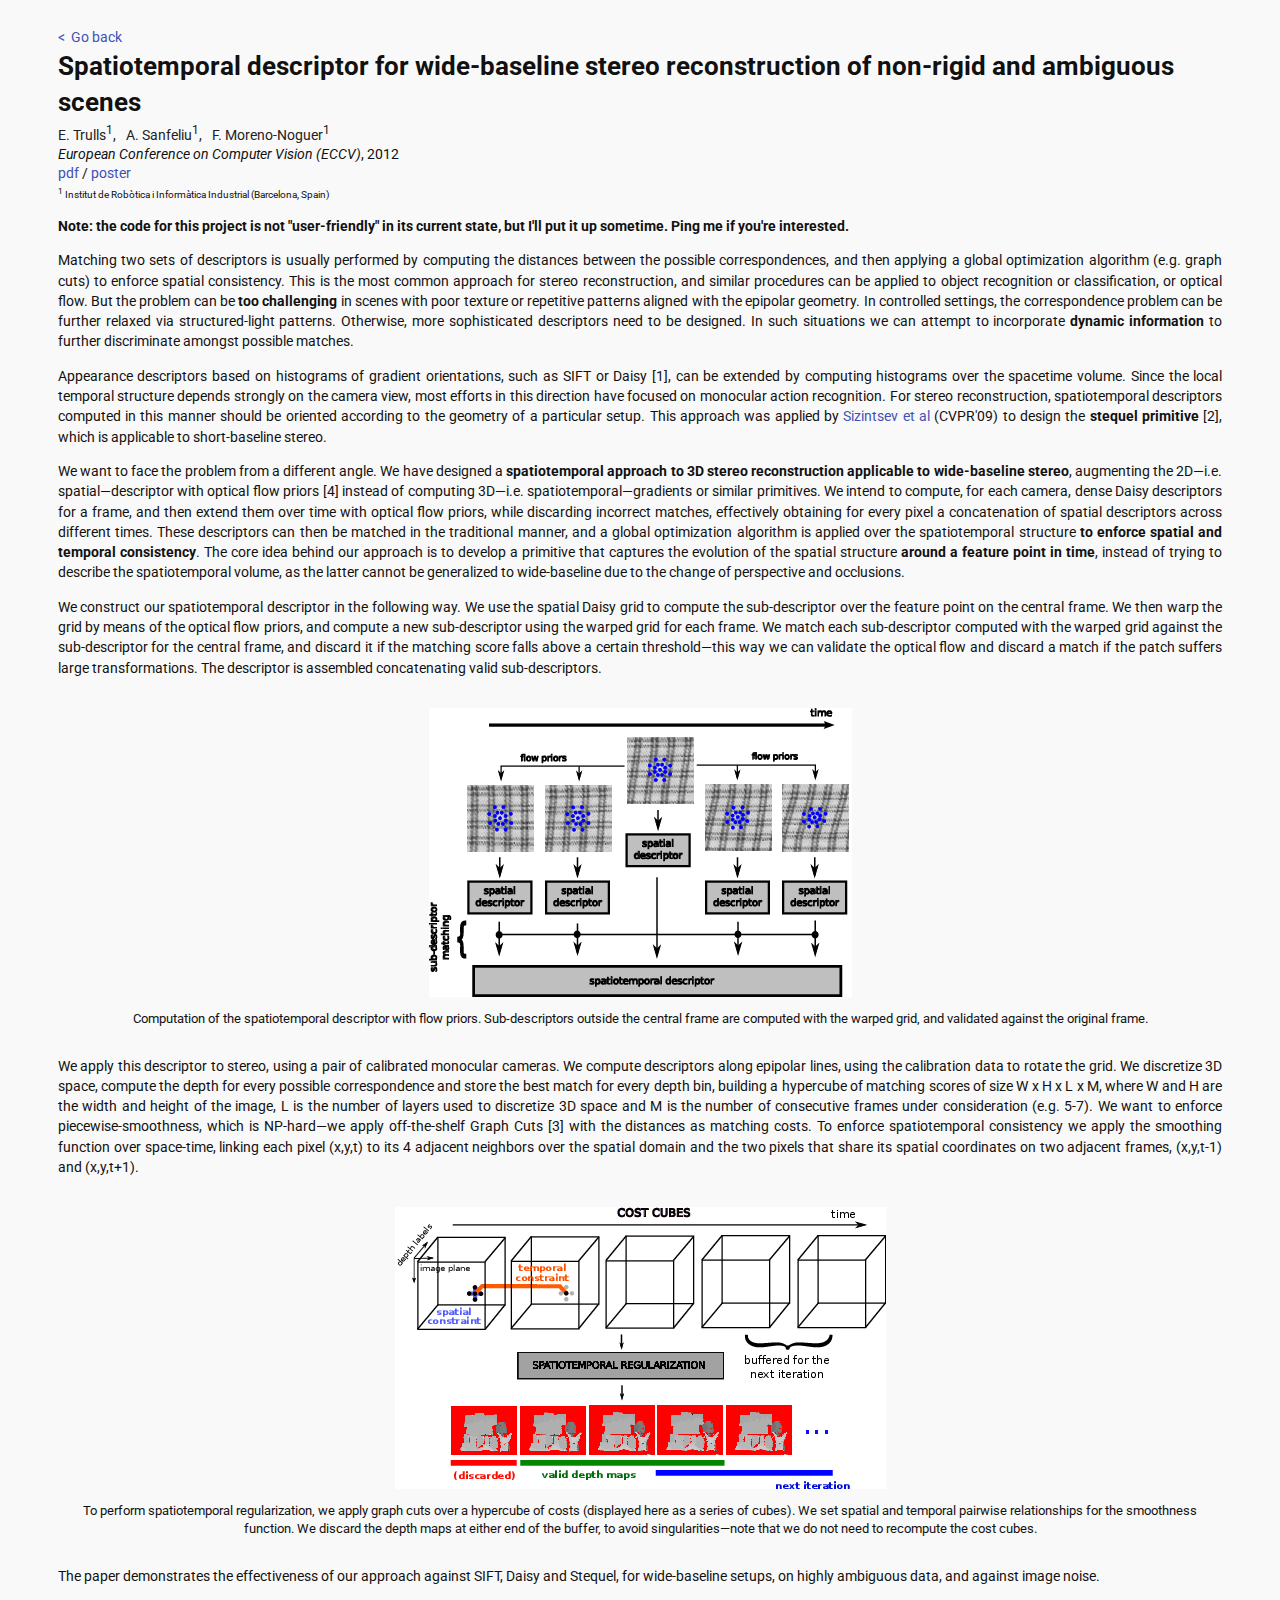
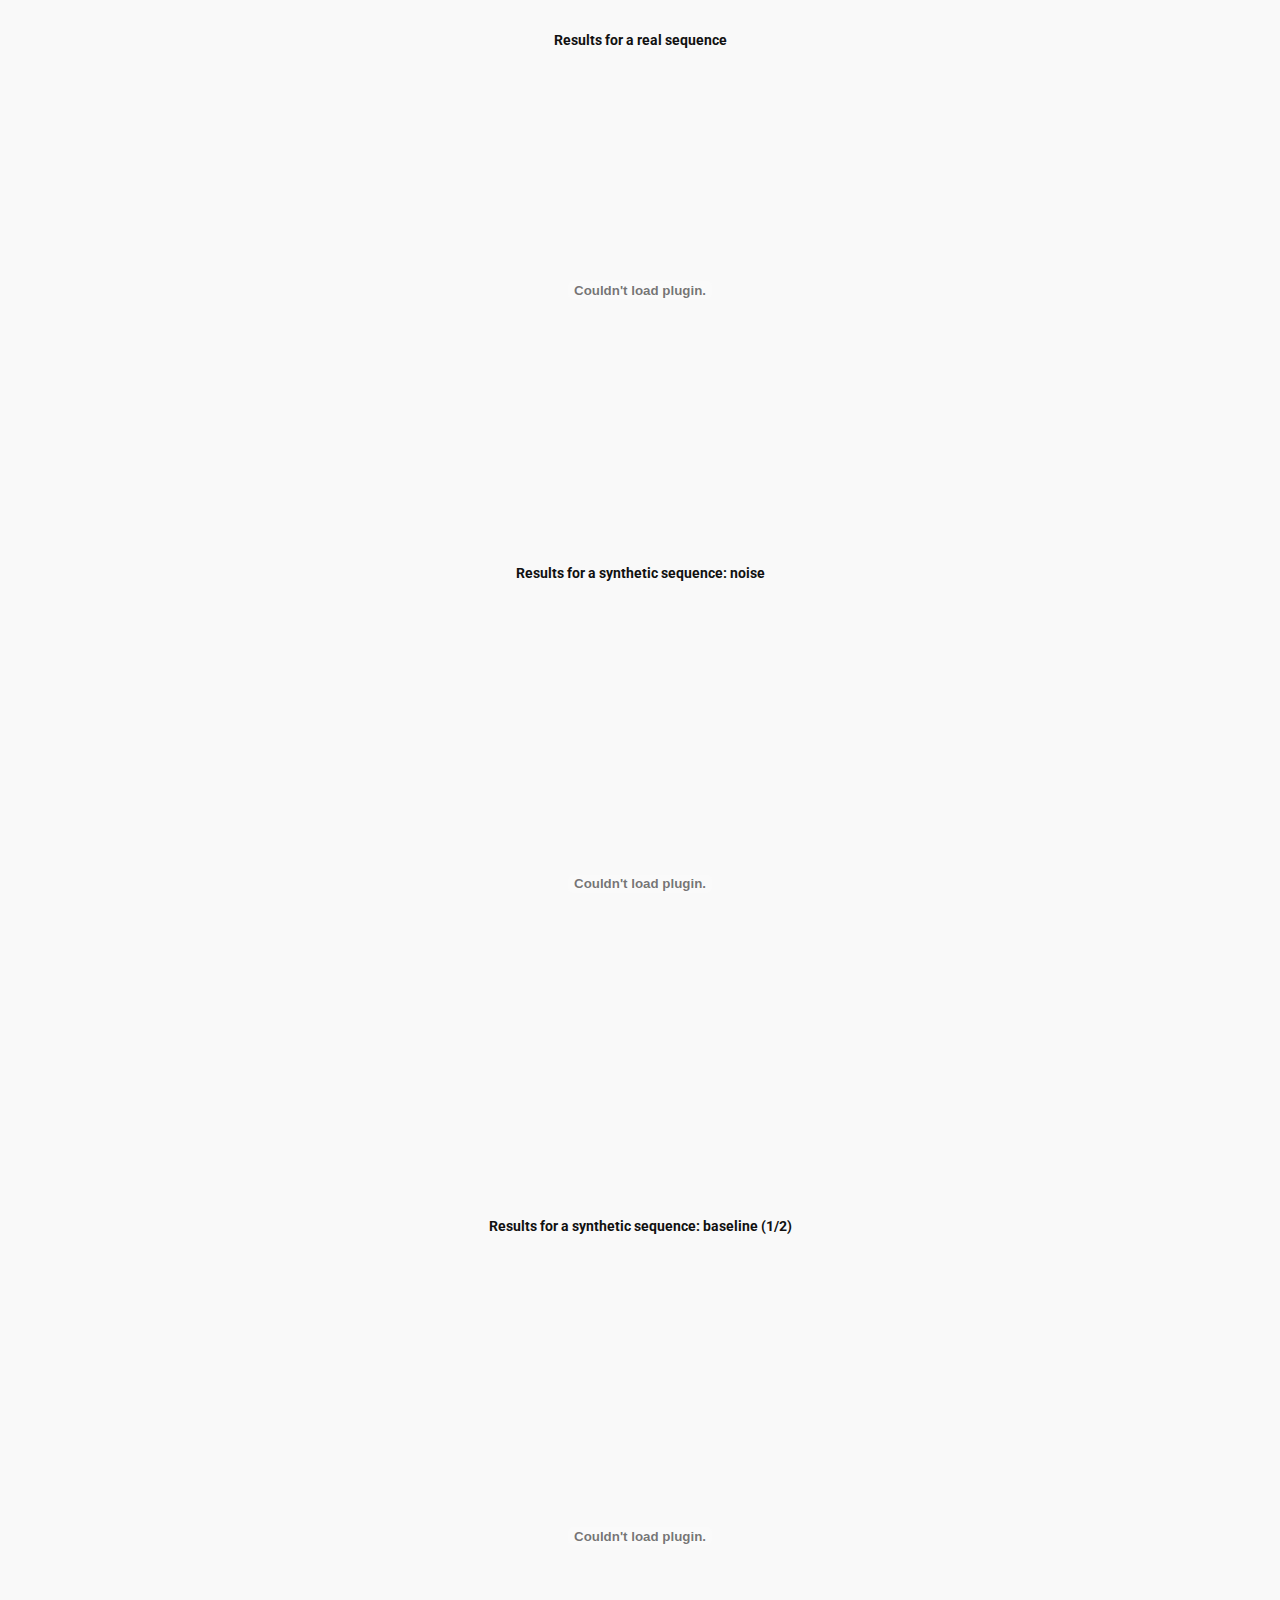
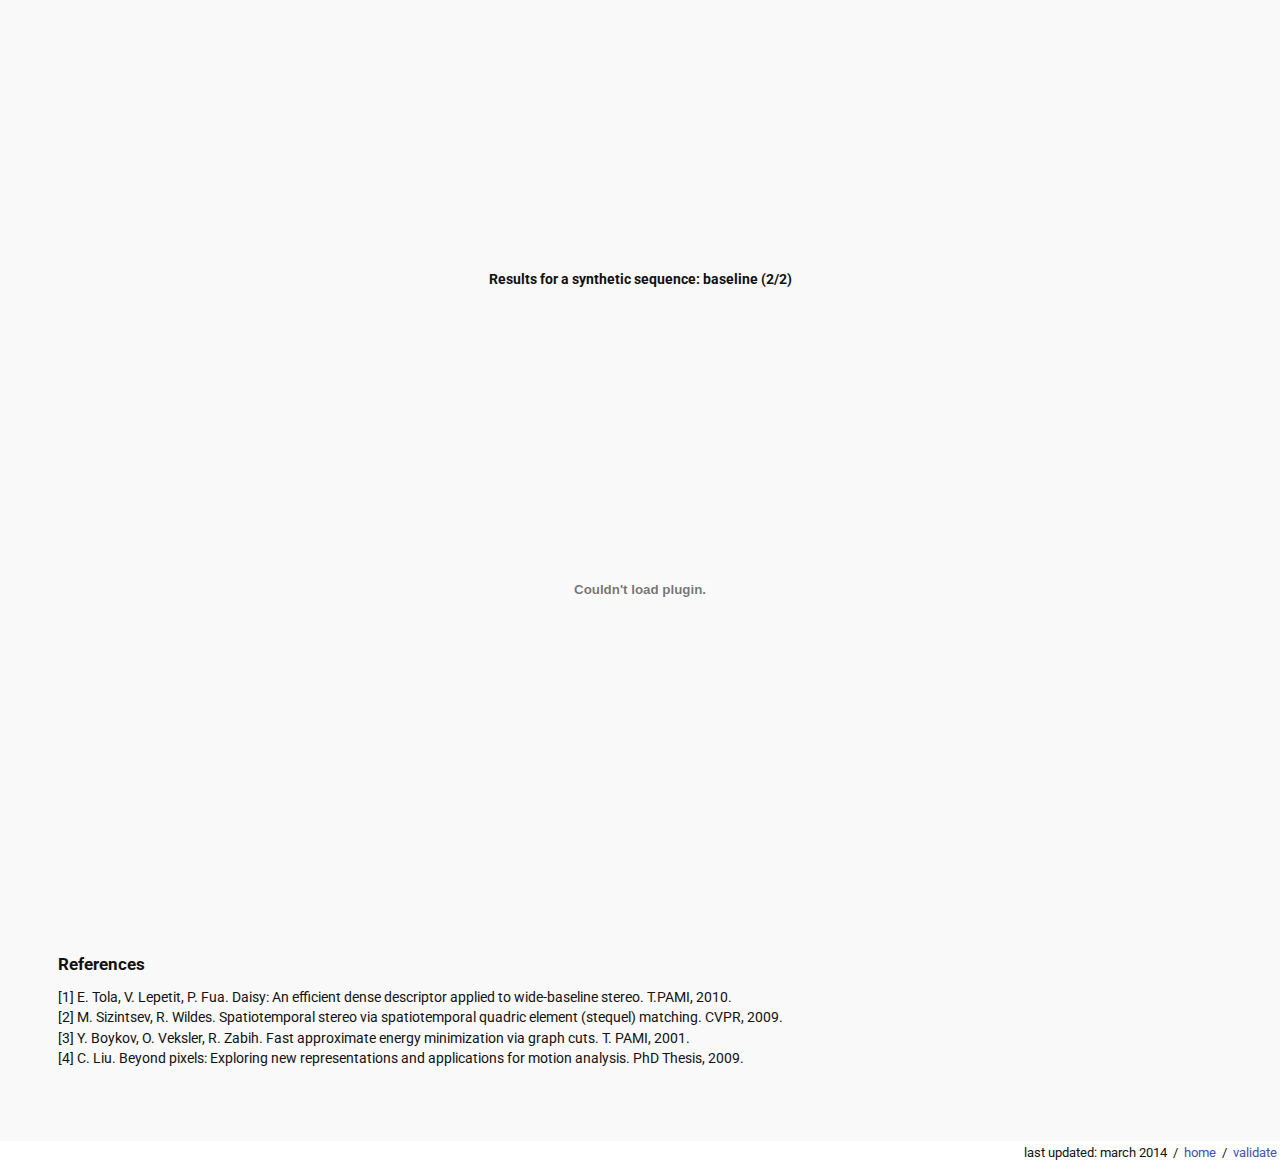
<file: sites/eccv12/index.html>
<!DOCTYPE html PUBLIC "-//W3C//DTD XHTML 1.0 Strict//EN" "http://www.w3.org/TR/xhtml1/DTD/xhtml1-strict.dtd">
<html xmlns="http://www.w3.org/1999/xhtml">

<head>
<title>Spatiotemporal descriptor for wide-baseline stereo reconstruction of non-rigid and ambiguous scenes</title>
<meta http-equiv="content-language" content="en" />
<meta http-equiv="Content-Type" content="text/html; charset=UTF-8" />
<meta name="keywords" content="eduard trulls, robotics, autonomous navigation, iri, Institut de Robòtica, computer vision, machine learning, stereo, appearance descriptors, sift" />
<meta http-equiv="Pragma" content="no-cache" />
<link rel="icon" type="image/png" href="http://www.iri.upc.edu/images/common/favicon.png" />
<link rel="shortcut icon" href="http://www.iri.upc.edu/images/common/favicon.png" />

<!-- CSS -->
<link rel="stylesheet" type="text/css" href="../../css/style.css" />

<!-- google fonts-->
<!--<link href='http://fonts.googleapis.com/css?family=Gentium+Book+Basic' rel='stylesheet' type='text/css' />
<link href='http://fonts.googleapis.com/css?family=Merriweather' rel='stylesheet' type='text/css' />
<link href='http://fonts.googleapis.com/css?family=PT+Sans' rel='stylesheet' type='text/css' />
<link href='http://fonts.googleapis.com/css?family=Droid+Sans' rel='stylesheet' type='text/css' />-->
<link href='http://fonts.googleapis.com/css?family=Lato' rel='stylesheet' type='text/css' />

<!-- analytics stuff -->
<script type="text/javascript">

var _gaq = _gaq || [];
_gaq.push(['_setAccount', 'UA-8343600-2']);
_gaq.push(['_trackPageview']);

(function() {
 var ga = document.createElement('script'); ga.type = 'text/javascript'; ga.async = true;
 ga.src = ('https:' == document.location.protocol ? 'https://ssl' : 'http://www') + '.google-analytics.com/ga.js';
 var s = document.getElementsByTagName('script')[0]; s.parentNode.insertBefore(ga, s);
 })();

</script>
</head>

<body>

<div class="clean"></div>

<div id="content">
	<!-- NAVIGATION LINKS -->
	<div class="navigation-back"><a href="../../index.html">&lt;&nbsp; Go back</a></div>

	<!-- TITLE AND AUTHORS -->
	<div id="article_title">Spatiotemporal descriptor for wide-baseline stereo reconstruction of non-rigid and ambiguous scenes</div>

	<div id="author_list">
		<ul>
			<li>E. Trulls<sup>1</sup>,</li>
			<li>A. Sanfeliu<sup>1</sup>,</li>
			<li>F. Moreno-Noguer<sup>1</sup></li>
		</ul>
	</div>

	<i>European Conference on Computer Vision (ECCV)</i>, 2012<br />

	<a href="../../pdf/trulls-eccv-2012.pdf">pdf</a> /
	<a href="../../posters/eccv12.pdf">poster</a>

	<div id="institutions_list">
		<ul>
			<li><sup>1</sup> Institut de Robòtica i Informàtica Industrial (Barcelona, Spain)</li>
		</ul>
	</div>

	<p><b>Note: the code for this project is not "user-friendly" in its current state, but I'll put it up sometime. Ping me if you're interested.</b></p>

	<p>Matching two sets of descriptors is usually performed by computing the distances between the possible correspondences, and then applying a global optimization algorithm (e.g. graph cuts) to enforce spatial consistency. This is the most common approach for stereo reconstruction, and similar procedures can be applied to object recognition or classification, or optical flow. But the problem can be <b>too challenging</b> in scenes with poor texture or repetitive patterns aligned with the epipolar geometry. In controlled settings, the correspondence problem can be further relaxed via structured-light patterns. Otherwise, more sophisticated descriptors need to be designed. In such situations we can attempt to incorporate <b>dynamic information</b> to further discriminate amongst possible matches.</p>

	<p>Appearance descriptors based on histograms of gradient orientations, such as SIFT or Daisy [1], can be extended by computing histograms over the spacetime volume. Since the local temporal structure depends strongly on the camera view, most efforts in this direction have focused on monocular action recognition. For stereo reconstruction, spatiotemporal descriptors computed in this manner should be oriented according to the geometry of a particular setup. This approach was applied by <a href="http://www.cse.yorku.ca/vision/research/spatiotemporal-stereo-stequel.shtml">Sizintsev et al</a> (CVPR'09) to design the <b>stequel primitive</b> [2], which is applicable to short-baseline stereo.</p>

	<p>We want to face the problem from a different angle. We have designed a <b>spatiotemporal approach to 3D stereo reconstruction applicable to wide-baseline stereo</b>, augmenting the 2D&mdash;i.e. spatial&mdash;descriptor with optical flow priors [4] instead of computing 3D&mdash;i.e. spatiotemporal&mdash;gradients or similar primitives. We intend to compute, for each camera, dense Daisy descriptors for a frame, and then extend them over time with optical flow priors, while discarding incorrect matches, effectively obtaining for every pixel a concatenation of spatial descriptors across different times. These descriptors can then be matched in the traditional manner, and a global optimization algorithm is applied over the spatiotemporal structure <b>to enforce spatial and temporal consistency</b>. The core idea behind our approach is to develop a primitive that captures the evolution of the spatial structure <b>around a feature point in time</b>, instead of trying to describe the spatiotemporal volume, as the latter cannot be generalized to wide-baseline due to the change of perspective and occlusions.</p>

	<p>We construct our spatiotemporal descriptor in the following way. We use the spatial Daisy grid to compute the sub-descriptor over the feature point on the central frame. We then warp the grid by means of the optical flow priors, and compute a new sub-descriptor using the warped grid for each frame. We match each sub-descriptor computed with the warped grid against the sub-descriptor for the central frame, and discard it if the matching score falls above a certain threshold&mdash;this way we can validate the optical flow and discard a match if the patch suffers large transformations. The descriptor is assembled concatenating valid sub-descriptors.</p>

	<div class="image">
		<img src="img/spatiotemporal_descriptor.png" alt="Spatiotemporal descriptor" style="background-color: white; border:none; width:423px;" />
		<p>Computation of the spatiotemporal descriptor with flow priors. Sub-descriptors outside the central frame are computed with the warped grid, and validated against the original frame.</p>
	</div>

	<p>We apply this descriptor to stereo, using a pair of calibrated monocular cameras. We compute descriptors along epipolar lines, using the calibration data to rotate the grid. We discretize 3D space, compute the depth for every possible correspondence and store the best match for every depth bin, building a hypercube of matching scores of size W x H x L x M, where W and H are the width and height of the image, L is the number of layers used to discretize 3D space and M is the number of consecutive frames under consideration (e.g. 5-7). We want to enforce piecewise-smoothness, which is NP-hard&mdash;we apply off-the-shelf Graph Cuts [3] with the distances as matching costs. To enforce spatiotemporal consistency we apply the smoothing function over space-time, linking each pixel (x,y,t) to its 4 adjacent neighbors over the spatial domain and the two pixels that share its spatial coordinates on two adjacent frames, (x,y,t-1) and (x,y,t+1).</p>

	<div class="image">
		<img src="img/spatiotemporal_gc.png" alt="Spatiotemporal regularization" style="background-color: white; border:none; width:491px;" />
		<p>To perform spatiotemporal regularization, we apply graph cuts over a hypercube of costs (displayed here as a series of cubes). We set spatial and temporal pairwise relationships for the smoothness function. We discard the depth maps at either end of the buffer, to avoid singularities&mdash;note that we do not need to recompute the cost cubes.</p>
	</div>

	<p>The paper demonstrates the effectiveness of our approach against SIFT, Daisy and Stequel, for wide-baseline setups, on highly ambiguous data, and against image noise.</p>

	<div class="video">
		<p style="text-align: center; font-weight: bold;">Results for a real sequence</p>
		<object type="application/x-shockwave-flash" style="width:600px; height:450px;" data="http://vimeo.com/moogaloop.swf?clip_id=88013087">
			<param name="allowfullscreen" value="true" />
			<param name="allowscriptaccess" value="always" />
			<param name="movie" value="http://vimeo.com/moogaloop.swf?clip_id=88013087" />
		</object>
	</div>

	<div class="video">
		<p style="text-align: center; font-weight: bold;">Results for a synthetic sequence: noise</p>
		<object type="application/x-shockwave-flash" style="width:600px; height:569px;" data="http://vimeo.com/moogaloop.swf?clip_id=88013085">
			<param name="allowfullscreen" value="true" />
			<param name="allowscriptaccess" value="always" />
			<param name="movie" value="http://vimeo.com/moogaloop.swf?clip_id=88013085" />
		</object>
	</div>

	<div class="video">
		<p style="text-align: center; font-weight: bold;">Results for a synthetic sequence: baseline (1/2)</p>
		<object type="application/x-shockwave-flash" style="width:600px; height:569px;" data="http://vimeo.com/moogaloop.swf?clip_id=88013084">
			<param name="allowfullscreen" value="true" />
			<param name="allowscriptaccess" value="always" />
			<param name="movie" value="http://vimeo.com/moogaloop.swf?clip_id=88013084" />
		</object>
	</div>

	<div class="video">
		<p style="text-align: center; font-weight: bold;">Results for a synthetic sequence: baseline (2/2)</p>
		<object type="application/x-shockwave-flash" style="width:600px; height:569px;" data="http://vimeo.com/moogaloop.swf?clip_id=88013086">
			<param name="allowfullscreen" value="true" />
			<param name="allowscriptaccess" value="always" />
			<param name="movie" value="http://vimeo.com/moogaloop.swf?clip_id=88013086" />
		</object>
	</div>

	<br />
	<h2>References</h2>

	<ul style="margin-left: 0; padding-left: 0; list-style-type:none;">
		<li>[1] E. Tola, V. Lepetit, P. Fua. Daisy: An efficient dense descriptor applied to wide-baseline
		stereo. T.PAMI, 2010.</li>
		<li>[2] M. Sizintsev, R. Wildes. Spatiotemporal stereo via spatiotemporal quadric element (stequel)
		matching. CVPR, 2009.</li>
		<li>[3] Y. Boykov, O. Veksler, R. Zabih. Fast approximate energy minimization via graph cuts. T.
		PAMI, 2001.</li>
		<li>[4] C. Liu. Beyond pixels: Exploring new representations and applications for motion analysis.
		PhD Thesis, 2009.</li>
	</ul>

</div>

<div id="footer_spacer"></div>

<div id="footer">
	<div id="footer_contents">
		<div id="footer_left">&nbsp;</div>
		<div id="footer_right">
		last updated: march 2014 &nbsp;/&nbsp;
		<a href="../../index.html">home</a> &nbsp;/&nbsp;
		<a href="http://validator.w3.org/check?uri=referer">validate</a>
		</div>
	<div class="clean"></div>
	</div>
</div>

</body></html>
</file>
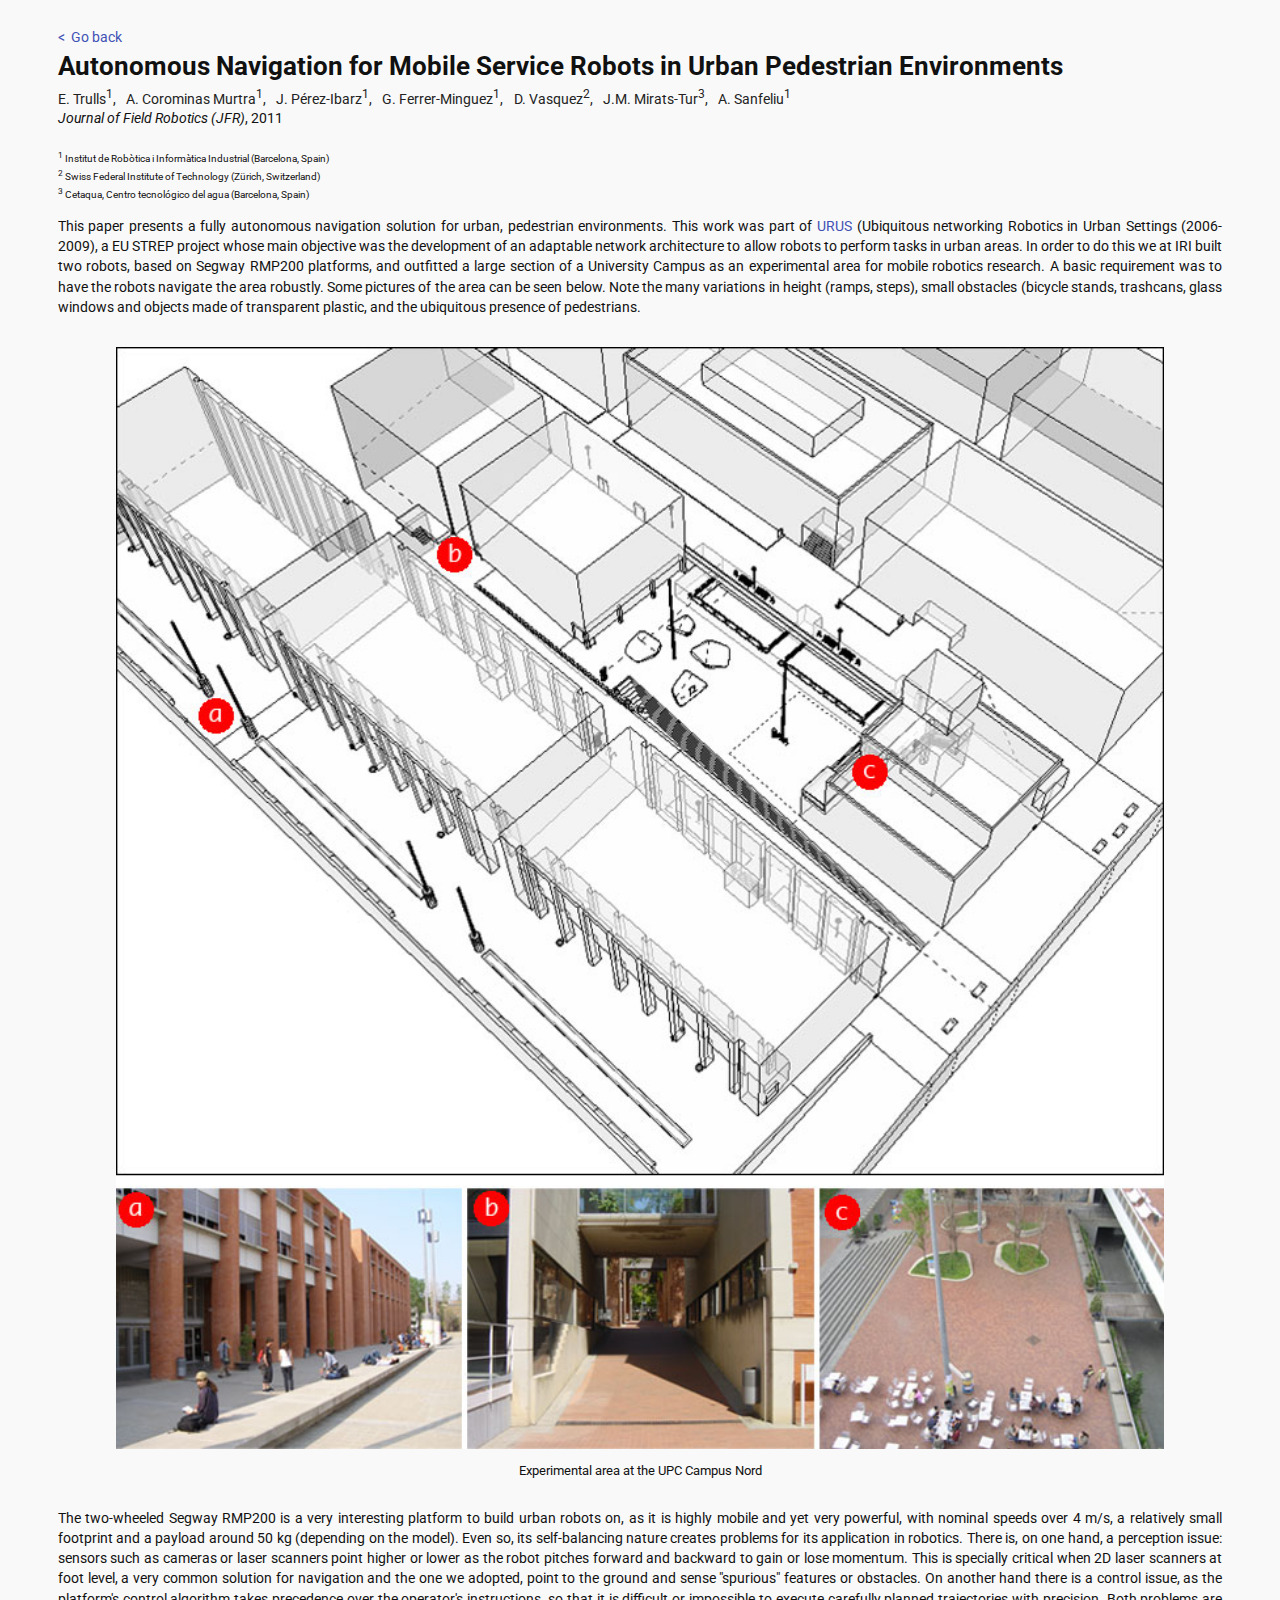
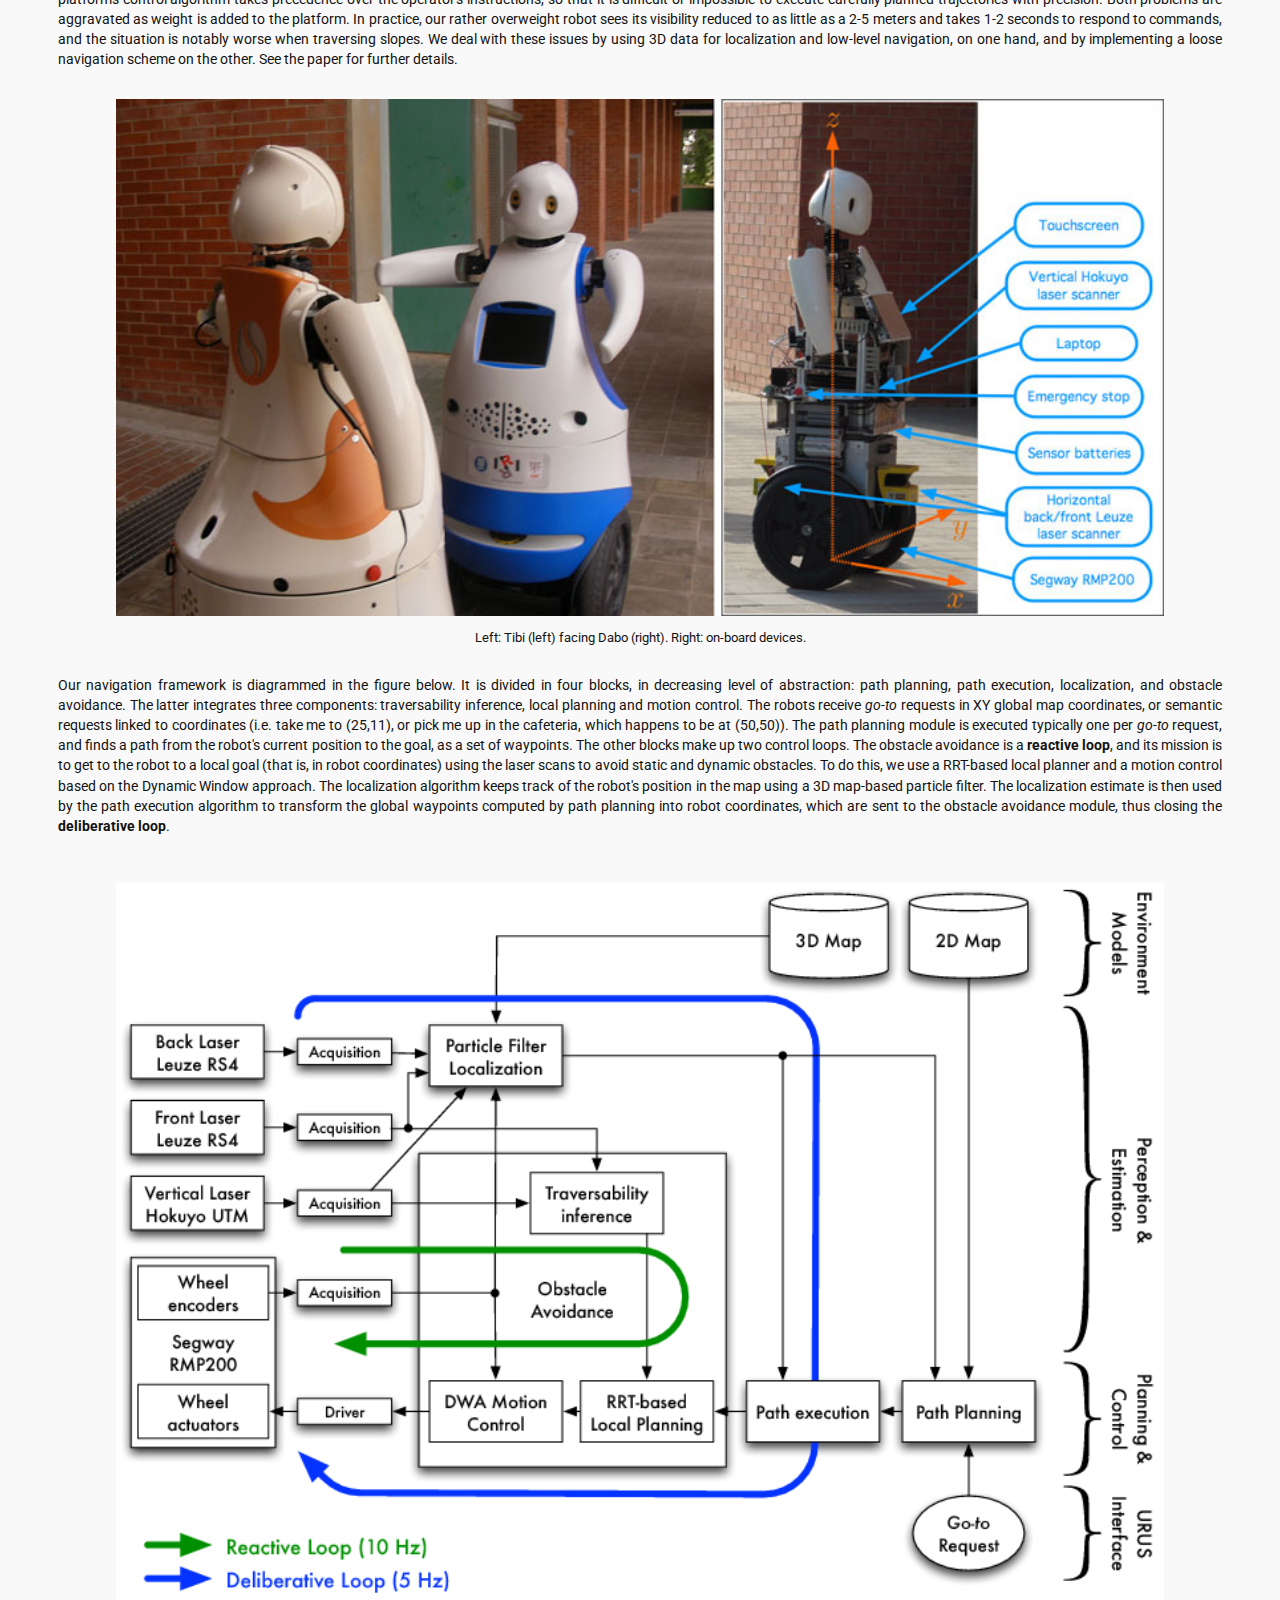
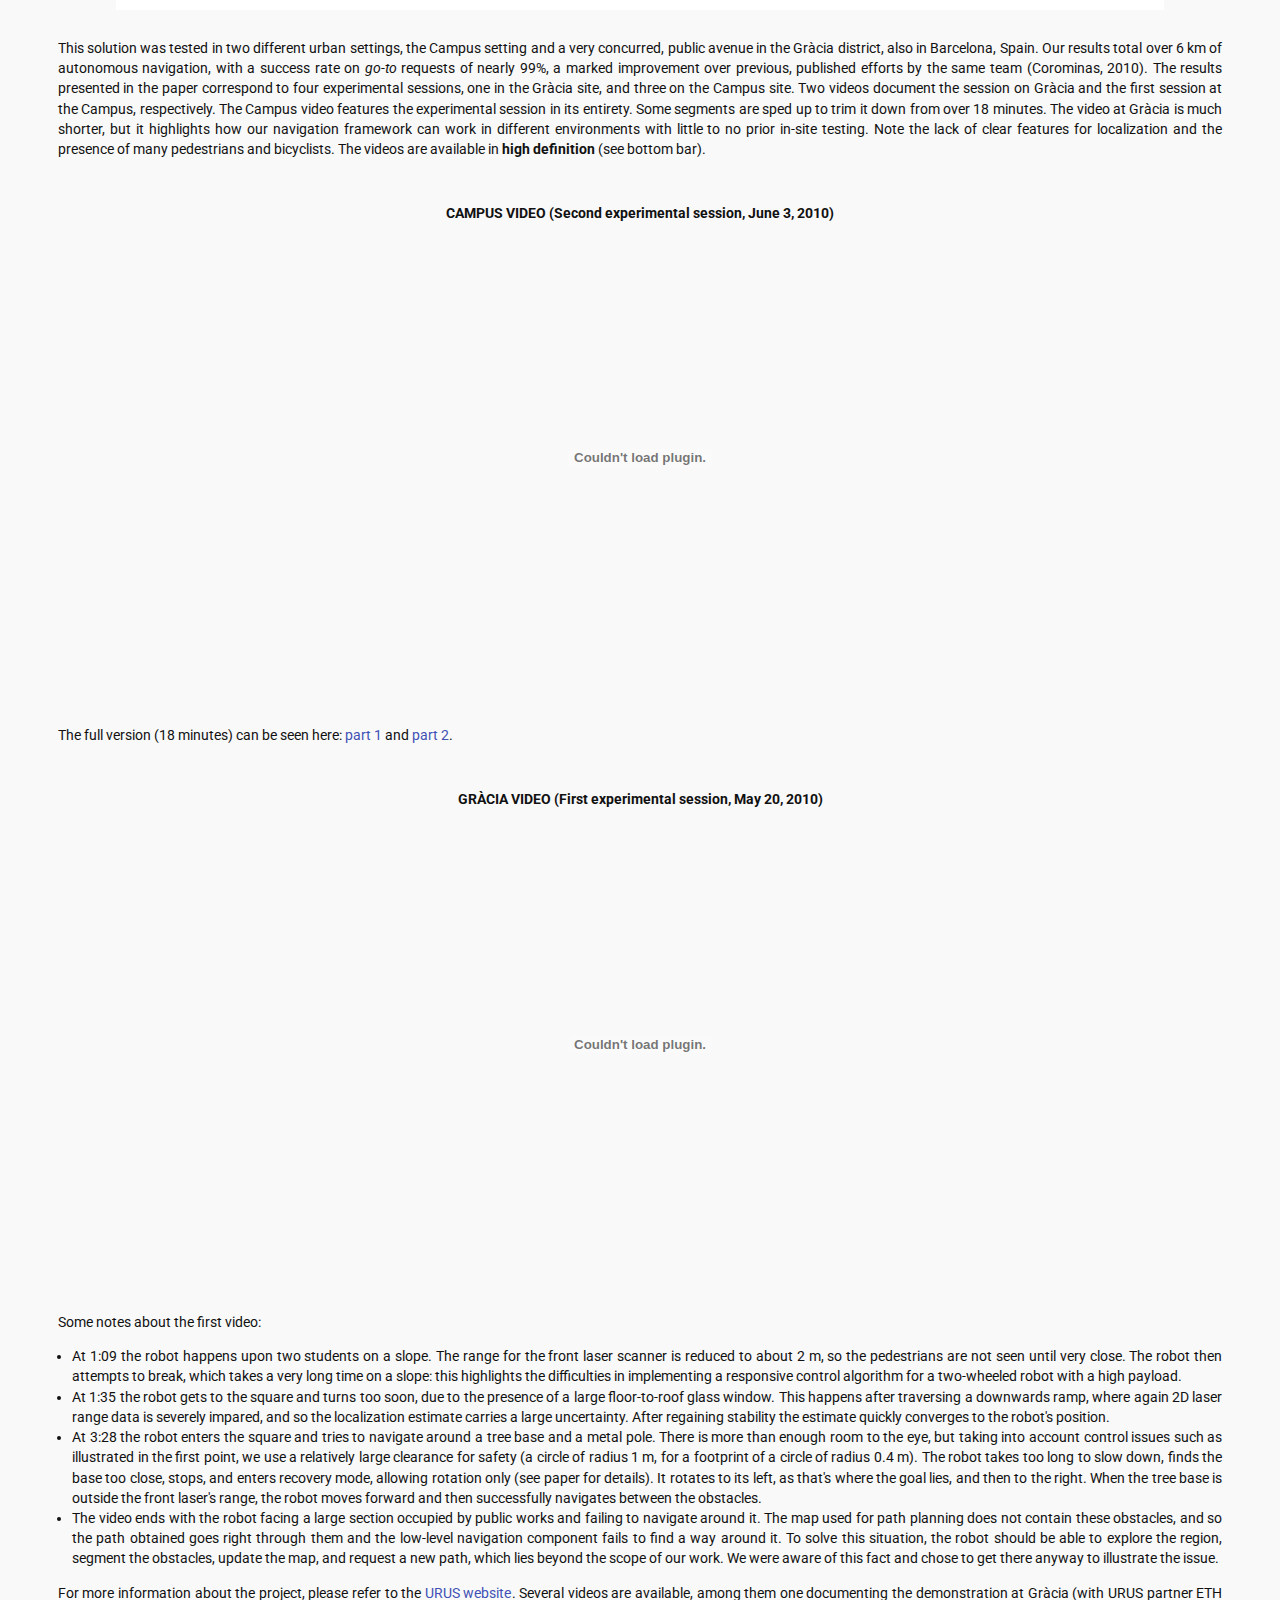
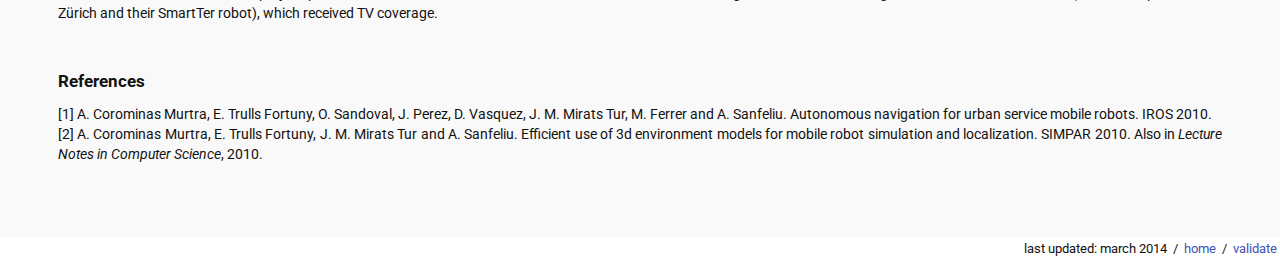
<file: sites/jfr11/index.html>
<!DOCTYPE html PUBLIC "-//W3C//DTD XHTML 1.0 Strict//EN" "http://www.w3.org/TR/xhtml1/DTD/xhtml1-strict.dtd">
<html xmlns="http://www.w3.org/1999/xhtml">

<head>
<title>Autonomous Navigation for Mobile Service Robots in Urban Pedestrian Environments</title>
<meta http-equiv="content-language" content="en" />
<meta http-equiv="Content-Type" content="text/html; charset=UTF-8" />
<meta name="keywords" content="eduard trulls, robotics, autonomous navigation, iri, Institut de Robòtica, computer vision, machine learning, stereo, appearance descriptors, sift" />
<meta http-equiv="Pragma" content="no-cache" />
<link rel="icon" type="image/png" href="http://www.iri.upc.edu/images/common/favicon.png" />
<link rel="shortcut icon" href="http://www.iri.upc.edu/images/common/favicon.png" />

<!-- CSS -->
<link rel="stylesheet" type="text/css" href="../../css/style.css" />  

<!-- google fonts-->
<!--<link href='http://fonts.googleapis.com/css?family=Gentium+Book+Basic' rel='stylesheet' type='text/css' />
	<link href='http://fonts.googleapis.com/css?family=Merriweather' rel='stylesheet' type='text/css' />
	<link href='http://fonts.googleapis.com/css?family=PT+Sans' rel='stylesheet' type='text/css' />
	<link href='http://fonts.googleapis.com/css?family=Droid+Sans' rel='stylesheet' type='text/css' />-->
<link href='http://fonts.googleapis.com/css?family=Lato' rel='stylesheet' type='text/css' />

<!-- analytics stuff -->
<script type="text/javascript">

var _gaq = _gaq || [];
_gaq.push(['_setAccount', 'UA-8343600-2']);
_gaq.push(['_trackPageview']);

(function() {
 var ga = document.createElement('script'); ga.type = 'text/javascript'; ga.async = true;
 ga.src = ('https:' == document.location.protocol ? 'https://ssl' : 'http://www') + '.google-analytics.com/ga.js';
 var s = document.getElementsByTagName('script')[0]; s.parentNode.insertBefore(ga, s);
 })();

</script>
</head>

<body>

<div class="clean"></div>

<div id="content">
	<!-- NAVIGATION LINKS -->
	<div class="navigation-back"><a href="../../index.html">&lt;&nbsp; Go back</a></div>

	<!-- TITLE AND AUTHORS -->
	<div id="article_title">Autonomous Navigation for Mobile Service Robots in Urban Pedestrian Environments</div>

	<div id="author_list">
		<ul>
			<li>E. Trulls<sup>1</sup>,</li>
			<li>A. Corominas Murtra<sup>1</sup>,</li>
			<li>J. Pérez-Ibarz<sup>1</sup>,</li>
			<li>G. Ferrer-Minguez<sup>1</sup>,</li>
			<li>D. Vasquez<sup>2</sup>,</li>
			<li>J.M. Mirats-Tur<sup>3</sup>,</li>
			<li>A. Sanfeliu<sup>1</sup></li>
		</ul>
	</div>

	<i>Journal of Field Robotics (JFR)</i>, 2011<br />

	<br />

	<div id="institutions_list">
		<ul>
			<li><sup>1</sup> Institut de Robòtica i Informàtica Industrial (Barcelona, Spain)</li>
			<li><sup>2</sup> Swiss Federal Institute of Technology (Zürich, Switzerland)</li>
			<li><sup>3</sup> Cetaqua, Centro tecnológico del agua (Barcelona, Spain)</li>
		</ul>
	</div>

	<!-- CONTENTS -->
	<p>This paper presents a fully autonomous navigation solution for urban, pedestrian environments. This work was part of <a href="http://urus.upc.es">URUS</a> (Ubiquitous networking Robotics in Urban Settings (2006-2009), a EU STREP project whose main objective was the development of an adaptable network architecture to allow robots to perform tasks in urban areas. In order to do this we at IRI built two robots, based on Segway RMP200 platforms, and outfitted a large section of a University Campus as an experimental area for mobile robotics research. A basic requirement was to have the robots navigate the area robustly. Some pictures of the area can be seen below. Note the many variations in height (ramps, steps), small obstacles (bicycle stands, trashcans, glass windows and objects made of transparent plastic, and the ubiquitous presence of pedestrians.</p>

	<div class="image">
		<img src="img/campus_web.jpg" alt="IMAGE:CAMPUS" style="background-color: white; border:none;" />
		<p>Experimental area at the UPC Campus Nord</p>
	</div>

	<p>The two-wheeled Segway RMP200 is a very interesting platform to build urban robots on, as it is highly mobile and yet very powerful, with nominal speeds over 4 m/s, a relatively small footprint and a payload around 50 kg (depending on the model). Even so, its self-balancing nature creates problems for its application in robotics. There is, on one hand, a perception issue: sensors such as cameras or laser scanners point higher or lower as the robot pitches forward and backward to gain or lose momentum. This is specially critical when 2D laser scanners at foot level, a very common solution for navigation and the one we adopted, point to the ground and sense "spurious" features or obstacles. On another hand there is a control issue, as the platform's control algorithm takes precedence over the operator's instructions, so that it is difficult or impossible to execute carefully planned trajectories with precision. Both problems are aggravated as weight is added to the platform. In practice, our rather overweight robot sees its visibility reduced to as little as a 2-5 meters and takes 1-2 seconds to respond to commands, and the situation is notably worse when traversing slopes. We deal with these issues by using 3D data for localization and low-level navigation, on one hand, and by implementing a loose navigation scheme on the other. See the paper for further details.</p>

	<div class="image">
		<img src="img/tibidabo_web.jpg" alt="IMAGE:TIBI AND DABO" />
		<p>Left: Tibi (left) facing Dabo (right). Right: on-board devices.</p>
	</div>

	<p>Our navigation framework is diagrammed in the figure below. It is divided in four blocks, in decreasing level of abstraction: path planning, path execution, localization, and obstacle avoidance. The latter integrates three components: traversability inference, local planning and motion control. The robots receive <i>go-to</i> requests in XY global map coordinates, or semantic requests linked to coordinates (i.e. take me to (25,11), or pick me up in the cafeteria, which happens to be at (50,50)). The path planning module is executed typically one per <i>go-to</i> request, and finds a path from the robot's current position to the goal, as a set of waypoints. The other blocks make up two control loops. The obstacle avoidance is a <b>reactive loop</b>, and its mission is to get to the robot to a local goal (that is, in robot coordinates) using the laser scans to avoid static and dynamic obstacles. To do this, we use a RRT-based local planner and a motion control based on the Dynamic Window approach. The localization algorithm keeps track of the robot's position in the map using a 3D map-based particle filter. The localization estimate is then used by the path execution algorithm to transform the global waypoints computed by path planning into robot coordinates, which are sent to the obstacle avoidance module, thus closing the <b>deliberative loop</b>.</p>

	<div class="image"><img src="img/loops.png" alt="IMAGE:LOOPS" /></div>

	<p>This solution was tested in two different urban settings, the Campus setting and a very concurred, public avenue in the Gràcia district, also in Barcelona, Spain. Our results total over 6 km of autonomous navigation, with a success rate on <i>go-to</i> requests of nearly 99%, a marked improvement over previous, published efforts by the same team (Corominas, 2010). The results presented in the paper correspond to four experimental sessions, one in the Gràcia site, and three on the Campus site. Two videos document the session on Gràcia and the first session at the Campus, respectively. The Campus video features the experimental session in its entirety. Some segments are sped up to trim it down from over 18 minutes. The video at Gràcia is much shorter, but it highlights how our navigation framework can work in different environments with little to no prior in-site testing. Note the lack of clear features for localization and the presence of many pedestrians and bicyclists. The videos are available in <b>high definition</b> (see bottom bar).</p>

	<div class="video">
		<p style="text-align: center; font-weight: bold;">CAMPUS VIDEO (Second experimental session, June 3, 2010)</p>
		<object type="application/x-shockwave-flash" style="width:600px; height:439px;" data="http://vimeo.com/moogaloop.swf?clip_id=87993038">
			<param name="allowfullscreen" value="true" />
			<param name="allowscriptaccess" value="always" />
			<param name="movie" value="http://vimeo.com/moogaloop.swf?clip_id=87993038" />
		</object>
	</div>

	<p>The full version (18 minutes) can be seen here: <a href="https://vimeo.com/87933959">part 1</a> and <a href="https://vimeo.com/87933960">part 2</a>.</p>

	<div class="video">
		<p style="text-align: center; font-weight: bold;">GRÀCIA VIDEO (First experimental session, May 20, 2010)</p>
		<object type="application/x-shockwave-flash" style="width:600px; height:439px;" data="http://vimeo.com/moogaloop.swf?clip_id=87939302">
			<param name="allowfullscreen" value="true" />
			<param name="allowscriptaccess" value="always" />
			<param name="movie" value="http://vimeo.com/moogaloop.swf?clip_id=87939302" />
		</object>
	</div>

	<p>Some notes about the first video:</p>

	<ul>
		<li>At 1:09 the robot happens upon two students on a slope. The range for the front laser scanner is reduced to about 2 m, so the pedestrians are not seen until very close. The robot then attempts to break, which takes a very long time on a slope: this highlights the difficulties in implementing a responsive control algorithm for a two-wheeled robot with a high payload.</li>
		<li>At 1:35 the robot gets to the square and turns too soon, due to the presence of a large floor-to-roof glass window. This happens after traversing a downwards ramp, where again 2D laser range data is severely impared, and so the localization estimate carries a large uncertainty. After regaining stability the estimate quickly converges to the robot's position.</li>
		<li>At 3:28 the robot enters the square and tries to navigate around a tree base and a metal pole. There is more than enough room to the eye, but taking into account control issues such as illustrated in the first point, we use a relatively large clearance for safety (a circle of radius 1 m, for a footprint of a circle of radius 0.4 m). The robot takes too long to slow down, finds the base too close, stops, and enters recovery mode, allowing rotation only (see paper for details). It rotates to its left, as that's where the goal lies, and then to the right. When the tree base is outside the front laser's range, the robot moves forward and then successfully navigates between the obstacles.</li>
		<li>The video ends with the robot facing a large section occupied by public works and failing to navigate around it. The map used for path planning does not contain these obstacles, and so the path obtained goes right through them and the low-level navigation component fails to find a way around it. To solve this situation, the robot should be able to explore the region, segment the obstacles, update the map, and request a new path, which lies beyond the scope of our work. We were aware of this fact and chose to get there anyway to illustrate the issue.</li>
	</ul>

	<p>For more information about the project, please refer to the <a href="http://urus.upc.edu/">URUS website</a>. Several videos are available, among them one documenting the demonstration at Gràcia (with URUS partner ETH Zürich and their SmartTer robot), which received TV coverage.</p>

	<br />
	<h2>References</h2>

	<ul style="margin-left: 0; padding-left: 0; list-style-type:none;">
		<li>[1] A. Corominas Murtra, E. Trulls Fortuny, O. Sandoval, J. Perez, D. Vasquez, J. M. Mirats Tur, M. Ferrer and A. Sanfeliu. Autonomous navigation for urban service mobile robots. IROS 2010.</li>
		<li>[2] A. Corominas Murtra, E. Trulls Fortuny, J. M. Mirats Tur and A. Sanfeliu. Efficient use of 3d environment models for mobile robot simulation and localization. SIMPAR 2010. Also in <i>Lecture Notes in Computer Science</i>, 2010.</li>
	</ul>

</div>

<div id="footer_spacer"></div>

<div id="footer">
	<div id="footer_contents">
<div id="footer_left">&nbsp;</div>
<div id="footer_right">
	last updated: march 2014 &nbsp;/&nbsp;
	<a href="../../index.html">home</a> &nbsp;/&nbsp;
	<a href="http://validator.w3.org/check?uri=referer">validate</a>
</div>
<div class="clean"></div>
	</div>
</div>

</body></html>
</file>
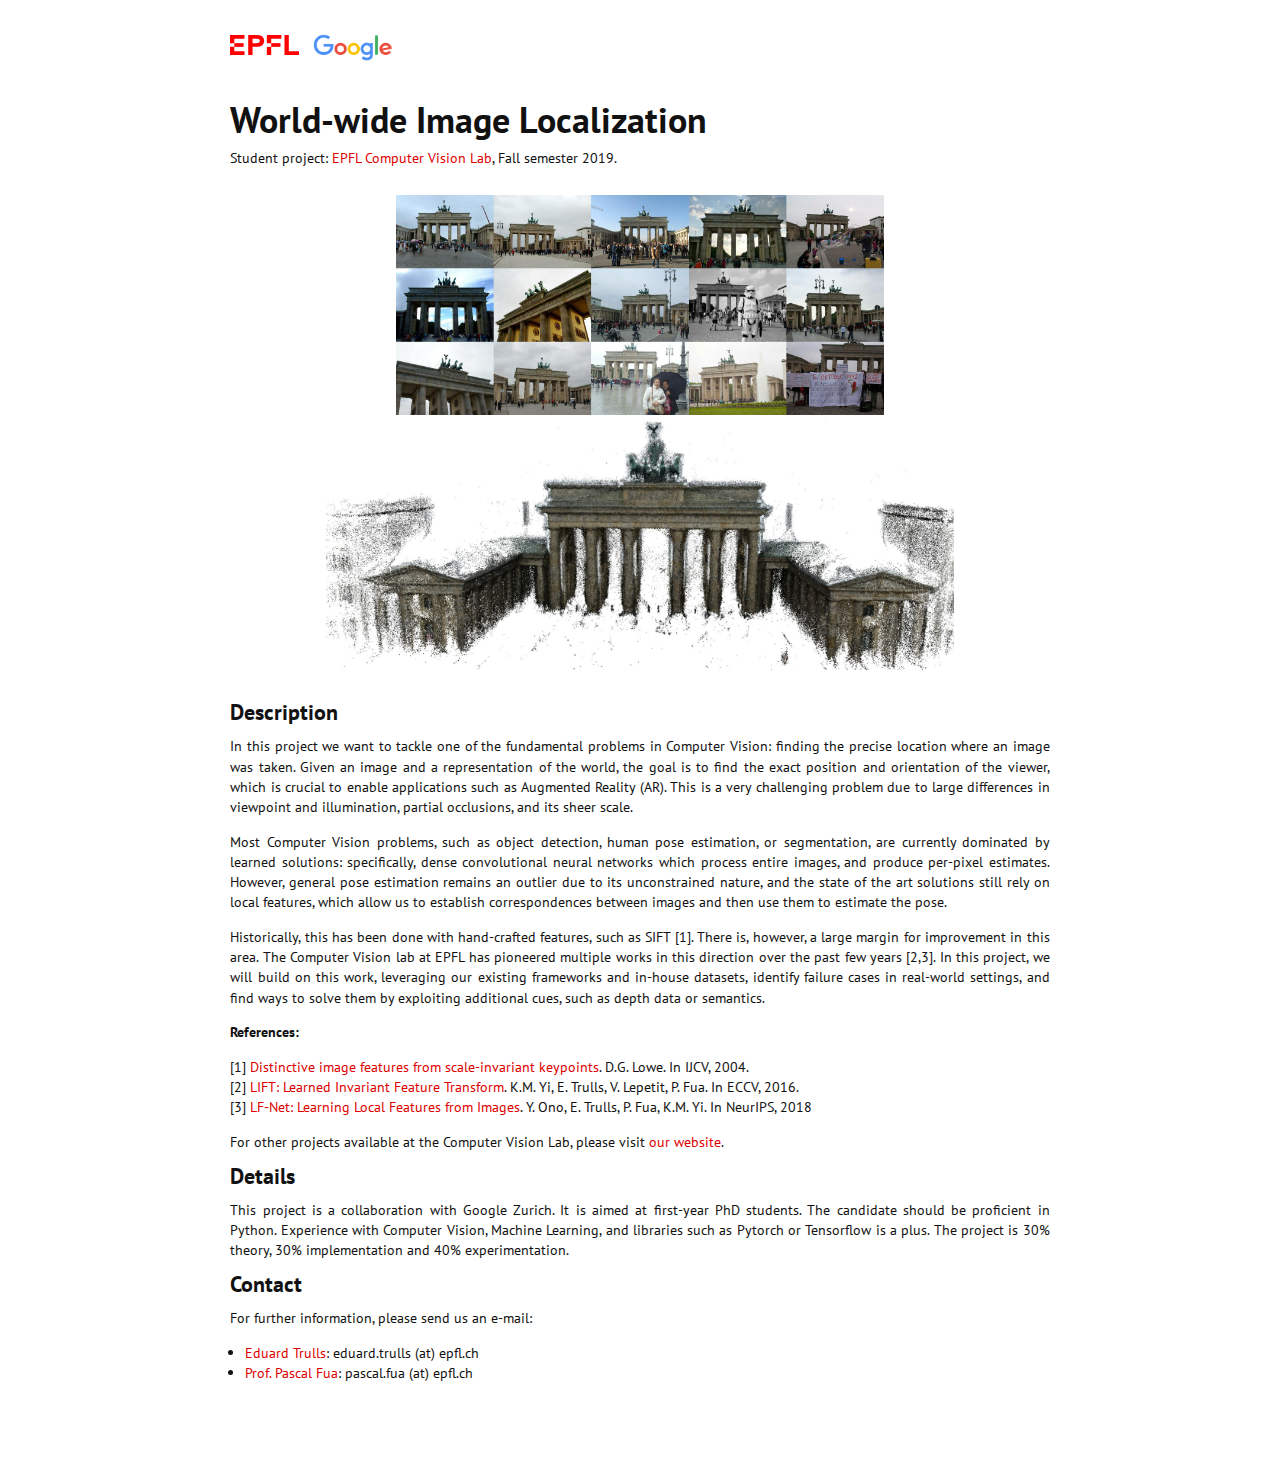
<file: sites/proposals/cvlab-google19/index.html>
<!DOCTYPE html PUBLIC "-//W3C//DTD XHTML 1.0 Strict//EN" "http://www.w3.org/TR/xhtml1/DTD/xhtml1-strict.dtd">
<html xmlns="http://www.w3.org/1999/xhtml">

<head>
<!-- thingies -->
<title>Project proposal: World-wide Image Localization</title>
<meta http-equiv="content-language" content="en" />
<meta http-equiv="Content-Type" content="text/html; charset=UTF-8" />
<meta name="keywords" content="eduard trulls, epfl, cvlab, robotics, autonomous navigation, iri, Institut de Robòtica, computer vision, machine learning, stereo, appearance descriptors, sift, deep learning, fracking" />
<meta http-equiv="Pragma" content="no-cache" />
<!--<link rel="icon" type="image/png" href="http://www.iri.upc.edu/images/common/favicon.png" />-->
<!--<link rel="shortcut icon" href="http://www.iri.upc.edu/images/common/favicon.png" />-->

<!-- CSS -->
<link rel="stylesheet" type="text/css" href="style.css" />

<!-- google fonts-->
<!--<link href='http://fonts.googleapis.com/css?family=Gentium+Book+Basic' rel='stylesheet' type='text/css' />-->
<!--<link href='http://fonts.googleapis.com/css?family=Merriweather' rel='stylesheet' type='text/css' />-->
<link href='http://fonts.googleapis.com/css?family=Open+Sans' rel='stylesheet' type='text/css' />
<link href='http://fonts.googleapis.com/css?family=PT+Sans' rel='stylesheet' type='text/css' />
<link href='http://fonts.googleapis.com/css?family=Droid+Sans' rel='stylesheet' type='text/css' />
<link href='http://fonts.googleapis.com/css?family=Lato' rel='stylesheet' type='text/css' />

<!-- analytics stuff -->
<script type="text/javascript">

var _gaq = _gaq || [];
_gaq.push(['_setAccount', 'UA-8343600-2']);
_gaq.push(['_trackPageview']);

(function() {
 var ga = document.createElement('script'); ga.type = 'text/javascript'; ga.async = true;
 ga.src = ('https:' == document.location.protocol ? 'https://ssl' : 'http://www') + '.google-analytics.com/ga.js';
 var s = document.getElementsByTagName('script')[0]; s.parentNode.insertBefore(ga, s);
 })();

</script>
</head>

<body style="margin-top: 0; padding-top: 0;">

<div id="content">
	<div style="padding: 1em 0em 2em 0em; margin-right: 4em; text-align: left;">
		<img style="height: 20px; padding-bottom: 9px; padding-right: 10px;" src="epfl.svg" alt="[img]" />
		<img style="height: 30px;" src="google.png" alt="[img]" />
	</div>

	<div style="width: 100%; font-size: 2.5em; font-weight: bold; line-height:120%;">World-wide Image Localization</div>
	<div style="width: 100%; font-size: 1em; font-weight: normal; line-height:120%; margin-top: .5em;">Student project: <a href="http://cvlab.epfl.ch/">EPFL Computer Vision Lab</a>, Fall semester 2019.</div>
	
	<!--<div style="clear: both;"></div>-->

	<p></p>

	<div style="width: 100%; margin: 2em 0; text-align: center;">
			<!--<img style="height: 250px;" src="florence.jpg" alt="[img]" />-->
			<!--<img style="height: 250px;" src="milan" alt="[img]" />-->
			<img style="height: 220px;" src="canvas_brandenburg_gate.jpg" alt="[img]" /><br/>
			<img style="height: 250px;" src="bgate.png" alt="[img]" />
	</div>

	<div style="width: 100%; font-size: 1.5em; font-weight: bold">Description</div>

	<p>In this project we want to tackle one of the fundamental problems in Computer Vision: finding the precise location where an image was taken. Given an image and a representation of the world, the goal is to find the exact position and orientation of the viewer, which is crucial to enable applications such as Augmented Reality (AR). This is a very challenging problem due to large differences in viewpoint and illumination, partial occlusions, and its sheer scale.</p>

	<p>Most Computer Vision problems, such as object detection, human pose estimation, or segmentation, are currently dominated by learned solutions: specifically, dense convolutional neural networks which process entire images, and produce per-pixel estimates. However, general pose estimation remains an outlier due to its unconstrained nature, and the state of the art solutions still rely on local features, which allow us to establish correspondences between images and then use them to estimate the pose.</p>

	<p>Historically, this has been done with hand-crafted features, such as SIFT [1]. There is, however, a large margin for improvement in this area. The Computer Vision lab at EPFL has pioneered multiple works in this direction over the past few years [2,3]. In this project, we will build on this work, leveraging our existing frameworks and in-house datasets, identify failure cases in real-world settings, and find ways to solve them by exploiting additional cues, such as depth data or semantics.</p>

	<p style="font-weight: bold;">References:</p>

	<ul style="list-style: none; margin-left: 0; padding-left: 0;">
		<li>[1] <a href="https://www.cs.ubc.ca/~lowe/papers/ijcv04.pdf">Distinctive image features from scale-invariant keypoints</a>. D.G. Lowe. In IJCV, 2004.</li>
		<li>[2] <a href="https://icwww.epfl.ch/~trulls/pdf/eccv16-lift.pdf">LIFT: Learned Invariant Feature Transform</a>. K.M. Yi, E. Trulls, V. Lepetit, P. Fua. In ECCV, 2016.</li>
		<li>[3] <a href="https://arxiv.org/abs/1805.09662">LF-Net: Learning Local Features from Images</a>. Y. Ono, E. Trulls, P. Fua, K.M. Yi. In NeurIPS, 2018</li>
	</ul>

	<p>For other projects available at the Computer Vision Lab, please visit <a href="https://cvlab.epfl.ch/projects">our website</a>.</p>

	<div style="width: 100%; font-size: 1.5em; font-weight: bold">Details</div>

	<p>This project is a collaboration with Google Zurich. It is aimed at first-year PhD students. The candidate should be proficient in Python. Experience with Computer Vision, Machine Learning, and libraries such as Pytorch or Tensorflow is a plus. The project is 30% theory, 30% implementation and 40% experimentation.</p>

	<div style="width: 100%; font-size: 1.5em; font-weight: bold">Contact</div>

	<p>For further information, please send us an e-mail:</p>

	<ul>
		<li><a href="https://icwww.epfl.ch/~trulls/">Eduard Trulls</a>: eduard.trulls (at) epfl.ch</li>
		<li><a href="https://people.epfl.ch/pascal.fua/bio?lang=en">Prof. Pascal Fua</a>: pascal.fua (at) epfl.ch</li>
	</ul>

	<p style="height: 5em;"></p>

</div>
</body></html>
</file>
<file: css/style.css>
@import url('http://fonts.googleapis.com/css?family=Open+Sans');
@import url('http://fonts.googleapis.com/css?family=PT+Sans');
@import url('http://fonts.googleapis.com/css?family=Droid+Sans');
@import url('http://fonts.googleapis.com/css?family=Lato');
@import url('http://fonts.googleapis.com/css?family=Roboto');
@import url('http://fonts.googleapis.com/css?family=Lora');

html, body {
	font-family: 'Roboto', 'PT sans', sans-serif;
	font-size: .95em;
	color: #111;
	padding: 0;
	margin: 0;
	height: 100%; /* footerSticky */
	line-height: 130%;
	text-align: center;
	background-color: #f9f9f9;
}

#top_bar {
	display: inline-block;
	width: 100%;
	text-align: center;
	background-color: #3F51B5;
	padding-top: 0.5em;
}

#top_bar a {
	color: white;
	text-decoration: none;
}

#inside_top_bar {
	display: inline-block;
	width: 800px;
	text-align: left;
	font-family: 'Lora', serif;
	font-weight: bold;
	color: white;
}

#inside_top_bar #my_name {
	display: inline-block;
	font-size: 2em;
	padding: 0.75em 0em 0.75em 0.2em;
	white-space: nowrap;
}

#inside_top_bar #my_links {
	display: inline-block;
	font-size: 1em;
	padding: 0.75em 0.2em 0.75em 0em;
	text-align: right;
	width: 100%;
}

#body {
	display: inline-block;
	width: 800px;
	text-align: left;
	background-color: white;
	border: dashed 1px #ccc;
	border-top: none;
	border-bottom: none;
	margin: 0;
}

#content {
	margin: 2em 4em;
	text-align: left;
}

a {
	color: #3F51B5;
	text-decoration: none;
}

.paper-links a {
	color: #3F51B5;
	text-decoration: none;
}

a:hover {
	text-decoration: underline;
}

h3 {
	margin:10px 0px;
	padding:0px;
}

a img {
	border:0;
}

p, li {
	line-height: 140%;
	text-align: justify;
}

ul {
	margin: 0 0 0 0;
}

h1 { font-size: 1.8em; }
h2 { font-size: 1.17em; }
h3 { font-size: 1em; }

.clean { 
	clear: both;
	display: block;
}

#footer_spacer
{
	height: 3em;
}

#footer 
{
	background-color: white;
	padding: 3px;
	border: none;
	text-align: left;
}

#footer_contents
{
	font-size: 0.9em;
}

#footer_left
{
	float: left;
}

#footer_right
{
	float: right;
}

.navigation-back {
	font-size: 1em;
	margin: 0;
	font-weight: normal;
}

#article_title {
	text-align: left;
	font-weight: bold;
	font-size: 1.8em;
	line-height: 140%;
}

#author_list, #institutions_list, #emails_list {
	text-align: left;
}

#author_list ul, #institutions_list ul, #emails_list ul {
	padding: 0; margin: 0;
}

#author_list li {
	display: inline; margin: 0; padding: 0 0.5em 0 0;
	white-space: nowrap;
	color: #222;
}

#institutions_list li {
	display: block;
	padding: 0;
	white-space: nowrap;
	font-size: x-small;
}

#emails_list li {
	display: inline; padding: 0 0.5em;
	/*white-space: nowrap;*/
	font-size: small;
}

.video {
	margin: 3em 0;
	text-align: center;
}

div.image {
	margin: 2em 0;
}

div.image img {
	display: block;
	margin-left: auto;
	margin-right: auto;
	width: 90%;
	border: none;
}

div.image p {
	text-align: center;
	font-size: 90%;
}

ul {
	padding: 0;
	margin: 0 0 0 1em;
}

ul.papers li {
	padding: 0.33em 0;
}

ul.papers li span {
	white-space: nowrap;
}

div.paper-title {
	font-size: 1.1em;
	font-weight: bold;
}

div.paper-authors {
	font-size: 1em;
	font-weight: normal;
	color: #9E9E9E;
}

div.paper-links {
	font-weight: normal;
}

div.paper-teaser {
	float: left;
	width: 125px;
	padding: 0;
	margin-bottom: 1.5em;
}

div.paper-teaser img {
	width: 110px;
	border: none;
	border-radius: 10%; 
	border: solid 1px #333;
}

div.paper-data {
	width: auto;
	margin-left: 110px;
	padding-left: 1em;
	line-height: 140%;
	margin-bottom: 1.5em;
}

div.paper-data p {
	margin: 0.5em 0;
	line-height: 140%;
}
</file>
<file: sites/proposals/cvlab-google19/style.css>
html, body {
	font-family: "pt sans", sans-serif;
	font-size: .95em;
	color: #111;
	padding: 0;
	margin: 0 0 0 0;
	height: 100%; /* footerSticky */
	min-width: 500px;
	line-height: 130%;
}

a {
	color: #d00;
	text-decoration: none;
}

a:hover {
	text-decoration: underline;
}

h3 {
	margin:10px 0px;
	padding:0px;
}

a img {
	border:0;
}

p, li {
	line-height: 140%;
	text-align: justify;
}

ul {
	margin: 0 0 0 0;
}

h1 { font-size: 2em; }
h2 { font-size: 1.17em; }
h3 { font-size: 1em; }


div.my_name {
	font-size: 2em;
	margin-bottom: 0.3em;
	font-weight: bold;
}

div.my_details {
	font-size: 1.1em;
	line-height: 150%;
	margin-bottom: 0.3em;
}

.clean { 
	clear: both;
	display: block;
}

#footer_spacer
{
	height: 3em;
}

#footer 
{
	background-color: white;
	/*height: 50px;*/
	padding: 3px;
	border: none;
	text-align: left;
}

/*#footer a {
color: white;
text-decoration: underline;
}*/

	#footer_contents
	{
		/*color: #fff;*/
		padding: 0;
		font-size: 0.9em;
		margin: 0px 15%;
	}

	#footer_left
	{
		float: left;
	}

	#footer_right
	{
		float: right;
	}

	#content {
		margin: 20px 18%;
	}

	.navigation-back {
		font-size: 1em;
		margin: 0;
		font-weight: normal;
	}

	#article_title {
		text-align: left;
		font-weight: bold;
		font-size: 1.8em;
		line-height: 140%;
	}

	#author_list, #institutions_list, #emails_list {
		text-align: left;
	}

	#author_list ul, #institutions_list ul, #emails_list ul {
		padding: 0; margin: 0;
	}

	#author_list li {
		display: inline; margin: 0; padding: 0 0.5em 0 0;
		white-space: nowrap;
		color: #222;
	}

	#institutions_list li {
		display: block;
		padding: 0;
		white-space: nowrap;
		font-size: x-small;
	}

	#emails_list li {
		display: inline; padding: 0 0.5em;
		/*white-space: nowrap;*/
		font-size: small;
	}

	.video {
		margin: 3em 0;
		text-align: center;
	}

	div.image {
		margin: 2em 0;
	}

	div.image img {
		display: block;
		margin-left: auto;
		margin-right: auto;
		width: 90%;
		border: none;
	}

	div.image p {
		text-align: center;
		font-size: 90%;
	}

	ul {
		padding: 0;
		margin: 0 0 0 1em;
	}

	ul.papers li {
		padding: 0.33em 0;
	}

	ul.papers li span {
		white-space: nowrap;
	}

	span.paper-title {
		font-size: 1.2em;
		font-weight: bold;
	}

	div.paper-teaser {
		float: left;
		width: 150px;
		padding: 0;
		margin-bottom: 1.5em;
	}

	div.paper-teaser img {
		width: 150px;
		border: none;
	}

	div.paper-data {
		width: auto;
		margin-left: 150px;
		padding-left: 2em;
		line-height: 140%;
		margin-bottom: 1.5em;
	}

	div.paper-data p {
		margin: 0.5em 0;
		line-height: 140%;
	}
</file>
